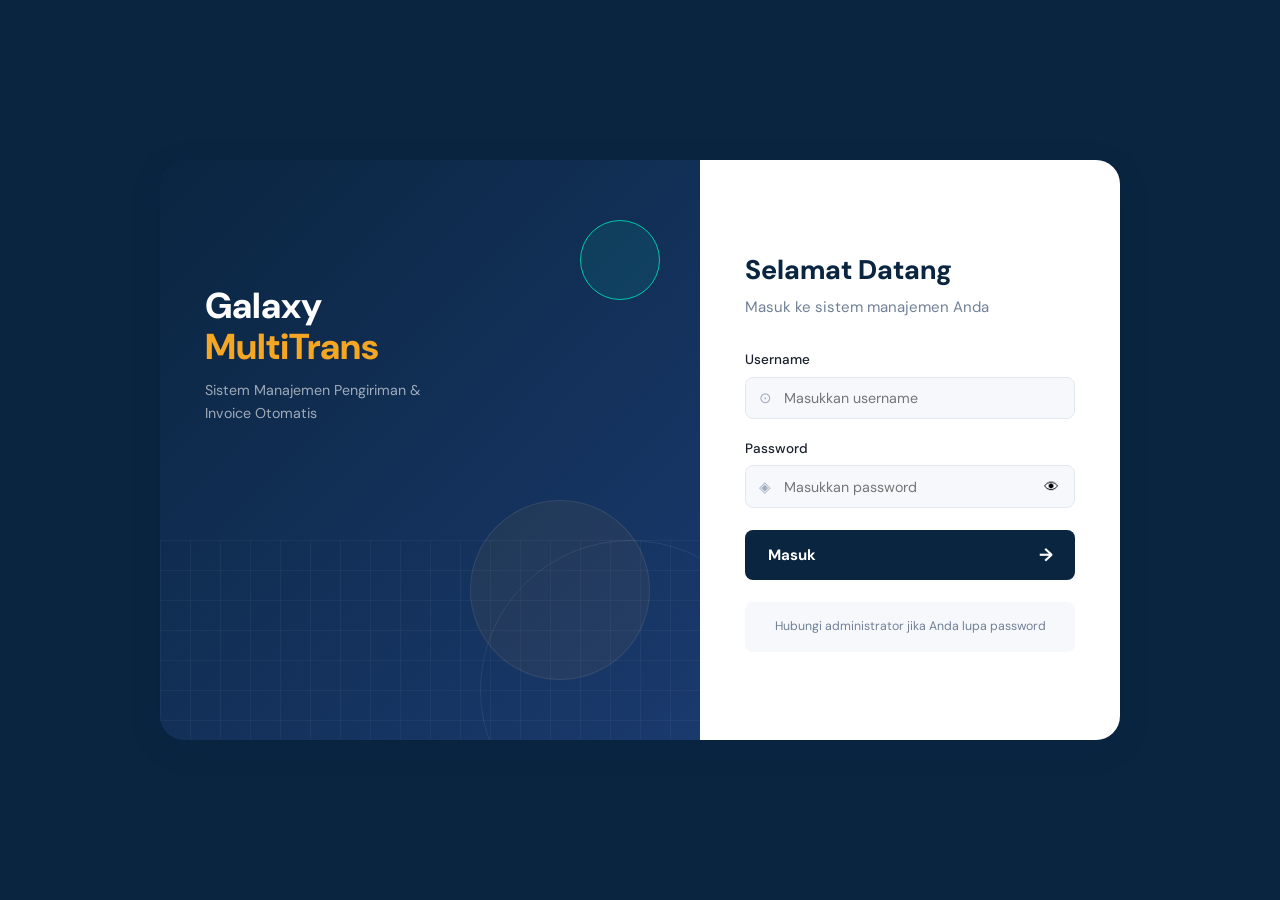
<file: index.html>
<!DOCTYPE html>
<html lang="id">
<head>
<meta charset="UTF-8">
<meta name="viewport" content="width=device-width, initial-scale=1.0, viewport-fit=cover">
<title>Login — PT Galaxy Multi Trans</title>
<link rel="stylesheet" href="css/style.css">
<link rel="icon" type="image/png" href="../image/logo1.png">
<link rel="preconnect" href="https://fonts.googleapis.com">
<link href="https://fonts.googleapis.com/css2?family=Syne:wght@400;600;700;800&family=DM+Sans:ital,wght@0,300;0,400;0,500;1,400&display=swap" rel="stylesheet">
<link href="https://unpkg.com/aos@2.3.1/dist/aos.css" rel="stylesheet">
<script src="https://unpkg.com/aos@2.3.1/dist/aos.js"></script>

<style>
  /* ===== LOADER ===== */
  .loader-overlay {
    position: fixed;
    inset: 0;
    background-color: rgba(10, 37, 64, 0.75);
    display: none;
    flex-direction: column;
    justify-content: center;
    align-items: center;
    z-index: 9999;
    color: white;
    font-family: 'DM Sans', sans-serif;
    gap: 1rem;
  }
  .loader-overlay.show {
    display: flex;
  }
  .loader-overlay p {
    font-size: 0.9rem;
    opacity: 0.85;
  }

  /* ===== FIX MOBILE LOGIN OVERFLOW ===== */
  /* Pastikan tombol login selalu terlihat di semua ukuran layar */
  @media (max-width: 768px) {
    .login-body {
      /* Izinkan scroll jika konten melebihi layar */
      overflow-y: auto;
      -webkit-overflow-scrolling: touch;
      align-items: flex-start;
    }
    /* Wrapper tidak boleh meluap dari layar */
    .login-wrapper {
      margin: 1rem auto;
    }
  }

  /* Khusus layar sangat pendek (landscape mobile) */
  @media (max-height: 600px) and (max-width: 768px) {
    .login-left {
      padding: 1rem 1.25rem !important;
      min-height: unset !important;
    }
    .login-brand h1 {
      font-size: 1.4rem !important;
      padding-top: 0 !important;
    }
    .login-brand p {
      display: none;
    }
  }
</style>
</head>
<body class="login-body">

<!-- Loader overlay -->
<div id="loaderOverlay" class="loader-overlay">
  <div class="spinner"></div>
  <p>Memvalidasi & Memuat Data...</p>
</div>

<div class="login-wrapper">

  <!-- Sisi kiri: branding -->
  <div class="login-left" data-aos="fade-right" data-aos-duration="1000">
    <div class="login-brand">
      <h1 data-aos="zoom-out" data-aos-delay="300" data-aos-duration="800">
        Galaxy<br><span>MultiTrans</span>
      </h1>
      <p data-aos="fade-up" data-aos-delay="600" data-aos-duration="800">
        Sistem Manajemen Pengiriman & Invoice Otomatis
      </p>
    </div>
    <!-- Dekorasi: disembunyikan di mobile via CSS -->
    <div class="login-decoration">
      <div class="deco-circle c1" data-aos="zoom-in" data-aos-delay="400"></div>
      <div class="deco-circle c2" data-aos="zoom-in" data-aos-delay="600"></div>
      <div class="deco-circle c3" data-aos="zoom-in" data-aos-delay="800"></div>
      <div class="deco-grid" data-aos="fade" data-aos-delay="500"></div>
    </div>
  </div>

  <!-- Sisi kanan: form login -->
  <div class="login-right" data-aos="fade-left" data-aos-duration="1000">
    <div class="login-box" data-aos="fade-up" data-aos-delay="200" data-aos-duration="800">

      <div class="login-header">
        <h2>Selamat Datang</h2>
        <p>Masuk ke sistem manajemen Anda</p>
      </div>

      <form id="loginForm" class="login-form" novalidate>

        <div class="form-group" data-aos="fade-up" data-aos-delay="400" data-aos-duration="600">
          <label for="username">Username</label>
          <div class="input-wrap">
            <span class="input-icon">⊙</span>
            <input
              type="text"
              id="username"
              name="username"
              placeholder="Masukkan username"
              autocomplete="username"
              autocapitalize="none"
              required
            >
          </div>
        </div>

        <div class="form-group" data-aos="fade-up" data-aos-delay="550" data-aos-duration="600">
          <label for="password">Password</label>
          <div class="input-wrap">
            <span class="input-icon">◈</span>
            <input
              type="password"
              id="password"
              name="password"
              placeholder="Masukkan password"
              autocomplete="current-password"
              required
            >
            <button type="button" class="toggle-pw" onclick="togglePw()" aria-label="Tampilkan/sembunyikan password">
              👁
            </button>
          </div>
        </div>

        <!-- Error message -->
        <div id="loginError" class="alert alert-error" style="display:none" role="alert"></div>

        <!-- Tombol submit -->
        <button
          type="submit"
          class="btn-login"
          id="loginBtn"
          data-aos="fade-up"
          data-aos-delay="700"
          data-aos-duration="600"
        >
          <span>Masuk</span>
          <span class="btn-arrow">→</span>
        </button>

      </form>

      <div class="login-hint">
        <p>Hubungi administrator jika Anda lupa password</p>
      </div>

    </div>
  </div>

</div><!-- /.login-wrapper -->

<script src="js/api.js"></script>
<script>
  // ===== Login Form =====
  document.getElementById('loginForm').addEventListener('submit', async (e) => {
    e.preventDefault();

    const btn     = document.getElementById('loginBtn');
    const err     = document.getElementById('loginError');
    const loader  = document.getElementById('loaderOverlay');

    // Reset state
    err.style.display = 'none';
    btn.classList.add('loading');
    btn.disabled = true;
    loader.classList.add('show');

    try {
      const res = await API.login(
        document.getElementById('username').value.trim(),
        document.getElementById('password').value
      );
      localStorage.setItem('token', res.token);
      localStorage.setItem('user', JSON.stringify(res.user));
      window.location.href = 'pages/dashboard.html';
    } catch (ex) {
      err.textContent = ex.message || 'Login gagal. Periksa username dan password.';
      err.style.display = 'block';
      loader.classList.remove('show');
      // Scroll ke pesan error agar terlihat di mobile
      err.scrollIntoView({ behavior: 'smooth', block: 'nearest' });
    } finally {
      btn.classList.remove('loading');
      btn.disabled = false;
    }
  });

  // ===== Toggle password visibility =====
  function togglePw() {
    const pw   = document.getElementById('password');
    const icon = document.querySelector('.toggle-pw');
    if (pw.type === 'password') {
      pw.type  = 'text';
      icon.textContent = '🙈';
    } else {
      pw.type  = 'password';
      icon.textContent = '👁';
    }
  }

  // ===== AOS init =====
  AOS.init({
    once: true,
    easing: 'ease-in-out',
    // Matikan AOS di mobile agar tidak ganggu layout
    disable: window.innerWidth < 768 ? true : false
  });
</script>
</body>
</html>
</file>
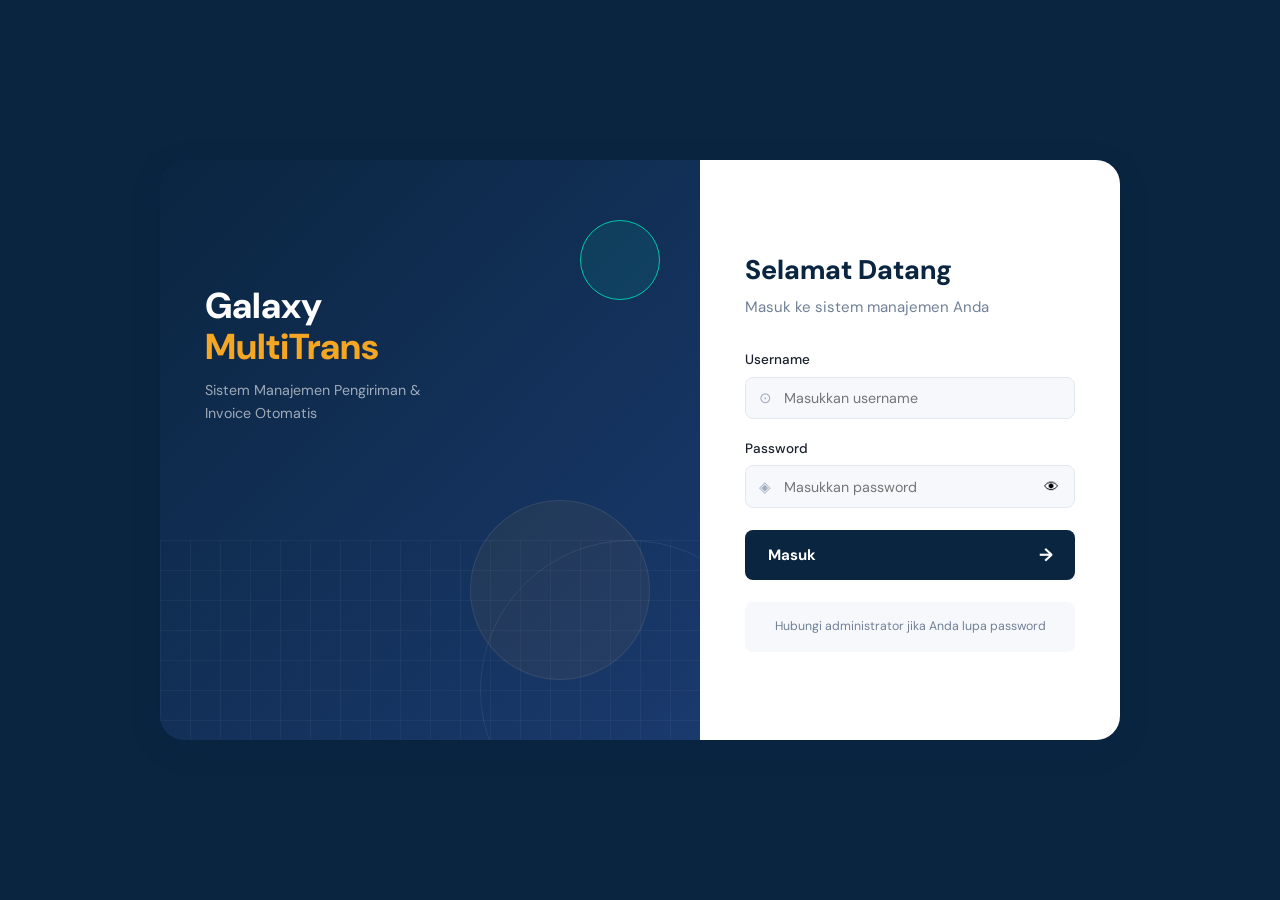
<file: pages/customers.html>
<!doctype html>
<html lang="id">
  <head>
    <meta charset="UTF-8" />
    <meta
      name="viewport"
      content="width=device-width, initial-scale=1.0, viewport-fit=cover"
    />
    <title>Pelanggan — PT Galaxy MultiTrans</title>
    <link rel="stylesheet" href="../css/style.css" />
    <link rel="icon" type="image/png" href="../image/logo1.png" />
    <link rel="preconnect" href="https://fonts.googleapis.com" />
    <link rel="preconnect" href="https://fonts.gstatic.com" crossorigin />
    <link
      href="https://fonts.googleapis.com/css2?family=Syne:wght@400;600;700;800&family=DM+Sans:ital,wght@0,300;0,400;0,500;1,400&display=swap"
      rel="stylesheet"
    />
    <link href="https://unpkg.com/aos@2.3.1/dist/aos.css" rel="stylesheet" />
    <script src="https://unpkg.com/aos@2.3.1/dist/aos.js"></script>

    <style>
      /* ===== CUSTOMERS PAGE — MOBILE STYLES ===== */

      /* Card list mobile */
      .mobile-list {
        margin-top: 0.25rem;
      }
      .cust-card {
        background: var(--surface);
        border: 1px solid var(--border);
        border-radius: var(--radius);
        padding: 1rem;
        margin-bottom: 0.75rem;
      }
      .cust-card-top {
        display: flex;
        align-items: flex-start;
        justify-content: space-between;
        gap: 0.5rem;
        margin-bottom: 0.6rem;
      }
      .cust-card-name {
        font-weight: 700;
        font-size: 0.95rem;
        color: var(--primary);
        line-height: 1.3;
      }
      .cust-card-actions {
        display: flex;
        gap: 0.4rem;
        flex-shrink: 0;
      }
      .cust-card-rows {
        display: grid;
        grid-template-columns: auto 1fr;
        gap: 0.3rem 0.75rem;
        font-size: 0.82rem;
      }
      .cust-card-rows dt {
        color: var(--text-secondary);
        white-space: nowrap;
      }
      .cust-card-rows dd {
        font-weight: 500;
        overflow: hidden;
        text-overflow: ellipsis;
        white-space: nowrap;
      }

      @media (max-width: 640px) {
        .table-wrap table {
          display: none;
        }
        .mobile-list {
          display: block;
        }

        .btn-cust-text {
          display: none;
        }
        .btn-cust-icon {
          display: inline;
        }

        .modal-overlay {
          padding: 0;
          align-items: flex-end;
        }
        .modal {
          border-radius: 16px 16px 0 0 !important;
          max-height: 92vh;
        }
      }

      @media (min-width: 641px) {
        .btn-cust-icon {
          display: none;
        }
        .mobile-list {
          display: none;
        }
      }
    </style>
  </head>
  <body>
    <div class="app-layout">
      <!-- ===== SIDEBAR ===== -->
      <aside class="sidebar" id="sidebar">
        <div class="sidebar-logo">
          <div class="logo-icon">
            <img src="../image/logo1.png" alt="Logo Galaxy MultiTrans" />
          </div>
          <div class="logo-text">
            <strong>Galaxy MultiTrans</strong>
            <span>Ekspedisi & Logistik</span>
          </div>
          <button
            class="sidebar-close"
            onclick="closeSidebar()"
            aria-label="Tutup menu"
          >
            ✕
          </button>
        </div>
        <nav class="sidebar-nav">
          <div class="nav-section">
            <div class="nav-section-label">Utama</div>
            <a href="dashboard.html" class="nav-item" onclick="closeSidebar()"
              ><span class="nav-icon">◈</span> Dashboard</a
            >
          </div>
          <div class="nav-section">
            <div class="nav-section-label">Transaksi</div>
            <a href="shipments.html" class="nav-item" onclick="closeSidebar()"
              ><span class="nav-icon">📦</span> Pengiriman</a
            >
            <a href="invoices.html" class="nav-item" onclick="closeSidebar()"
              ><span class="nav-icon">🧾</span> Invoice</a
            >
          </div>
          <div class="nav-section">
            <div class="nav-section-label">Data Master</div>
            <a
              href="customers.html"
              class="nav-item active"
              onclick="closeSidebar()"
              ><span class="nav-icon">👥</span> Pelanggan</a
            >
            <a
              href="destinations.html"
              class="nav-item"
              onclick="closeSidebar()"
              ><span class="nav-icon">📍</span> Tujuan</a
            >
            <a href="services.html" class="nav-item" onclick="closeSidebar()"
              ><span class="nav-icon">⚙️</span> Layanan & Tarif</a
            >
          </div>
          <div class="nav-section">
            <div class="nav-section-label">Laporan</div>
            <a href="reports.html" class="nav-item" onclick="closeSidebar()"
              ><span class="nav-icon">📊</span> Laporan</a
            >
          </div>
          <div class="nav-section admin-only">
            <div class="nav-section-label">Administrasi</div>
            <a
              href="users.html"
              class="nav-item admin-only"
              onclick="closeSidebar()"
              ><span class="nav-icon">🔑</span> Manajemen User</a
            >
          </div>
        </nav>
        <div class="sidebar-user">
          <div class="user-avatar" id="sidebarUserAvatar">A</div>
          <div class="user-info">
            <strong id="sidebarUserName">User</strong>
            <span id="sidebarUserRole">role</span>
          </div>
          <button class="btn-logout" onclick="API.logout()" aria-label="Logout">
            ⏻
          </button>
        </div>
      </aside>

      <div
        class="sidebar-overlay"
        id="sidebarOverlay"
        onclick="closeSidebar()"
      ></div>

      <!-- ===== MAIN CONTENT ===== -->
      <div class="main-content">
        <div class="topbar">
          <button
            class="menu-toggle"
            onclick="openSidebar()"
            aria-label="Buka menu"
          >
            ☰
          </button>
          <div class="topbar-title">
            <h2>Data Pelanggan</h2>
            <p>Kelola data pelanggan perusahaan</p>
          </div>
          <div class="topbar-actions">
            <button
              class="btn btn-primary"
              onclick="openAdd()"
              data-perm-master-write
              id="addNewBtn"
            >
              <span class="btn-cust-text">+ Pelanggan Baru</span>
              <span class="btn-cust-icon">+</span>
            </button>
          </div>
        </div>

        <div class="page-content" data-aos="fade-down">
          <div class="card">
            <div class="card-header">
              <h3>Daftar Pelanggan</h3>
              <div class="search-wrap">
                <span class="search-icon">🔍</span>
                <input
                  type="text"
                  id="searchInput"
                  placeholder="Cari nama, kontak..."
                  oninput="filterTable()"
                />
              </div>
            </div>

            <!-- Tabel desktop -->
            <div class="table-wrap">
              <table>
                <thead id="tableHead">
                  <tr>
                    <th>Nama</th>
                    <th>Alamat</th>
                    <th>Telepon</th>
                    <th>Email</th>
                    <th>PIC</th>
                    <th>NPWP</th>
                    <th>Aksi</th>
                  </tr>
                </thead>
                <tbody id="tableBody">
                  <tr>
                    <td
                      colspan="7"
                      style="
                        text-align: center;
                        padding: 2rem;
                        color: var(--text-secondary);
                      "
                    >
                      Memuat data...
                    </td>
                  </tr>
                </tbody>
              </table>
            </div>

            <!-- Card list mobile -->
            <div class="mobile-list" id="mobileList">
              <div
                style="
                  text-align: center;
                  padding: 2rem;
                  color: var(--text-secondary);
                "
              >
                Memuat data...
              </div>
            </div>
          </div>
        </div>
      </div>
    </div>

    <!-- ===== MODAL: Form Pelanggan ===== -->
    <div class="modal-overlay" id="modalForm">
      <div class="modal modal-md">
        <div class="modal-header">
          <h3 id="modalTitle">Tambah Pelanggan</h3>
          <button class="modal-close" onclick="closeModal('modalForm')">
            ✕
          </button>
        </div>
        <div class="modal-body">
          <div id="formAlert"></div>
          <input type="hidden" id="editId" />
          <div class="form-grid">
            <div class="form-group full">
              <label class="form-label"
                >Nama Perusahaan / Pelanggan
                <span style="color: var(--danger)">*</span></label
              >
              <input
                class="form-control"
                id="fName"
                placeholder="PT / CV / Nama Pelanggan"
              />
            </div>
            <div class="form-group full">
              <label class="form-label"
                >Alamat <span style="color: var(--danger)">*</span></label
              >
              <textarea
                class="form-control"
                id="fAddress"
                rows="2"
                placeholder="Alamat lengkap"
              ></textarea>
            </div>
            <div class="form-group">
              <label class="form-label"
                >Telepon <span style="color: var(--danger)">*</span></label
              >
              <input
                class="form-control"
                id="fPhone"
                placeholder="021-xxxxxxx"
                type="tel"
              />
            </div>
            <div class="form-group">
              <label class="form-label">Email</label>
              <input
                class="form-control"
                id="fEmail"
                type="email"
                placeholder="email@perusahaan.com"
              />
            </div>
            <div class="form-group">
              <label class="form-label">Contact Person</label>
              <input
                class="form-control"
                id="fContact"
                placeholder="Nama PIC"
              />
            </div>
            <div class="form-group">
              <label class="form-label">NPWP</label>
              <input
                class="form-control"
                id="fNpwp"
                placeholder="XX.XXX.XXX.X-XXX.XXX"
              />
            </div>
          </div>
        </div>
        <div class="modal-footer">
          <button class="btn btn-outline" onclick="closeModal('modalForm')">
            Batal
          </button>
          <button class="btn btn-primary" onclick="saveData()" id="saveBtn">
            Simpan
          </button>
        </div>
      </div>
    </div>

    <script src="../js/api.js"></script>
    <script>
      /* ===== SIDEBAR ===== */
      function openSidebar() {
        document.getElementById("sidebar").classList.add("open");
        document.getElementById("sidebarOverlay").classList.add("open");
        document.body.style.overflow = "hidden";
      }
      function closeSidebar() {
        document.getElementById("sidebar").classList.remove("open");
        document.getElementById("sidebarOverlay").classList.remove("open");
        document.body.style.overflow = "";
      }
      window.addEventListener("resize", () => {
        if (window.innerWidth > 768) closeSidebar();
      });

      /* ===== INIT ===== */
      requireAuth();
      initUserInfo();
      applyRoleUI();
      let allData = [];

      /* ===== LOAD ===== */
      async function loadAll() {
        try {
          allData = await API.getCustomers();
          renderTable(allData);
        } catch (e) {
          showToast(e.message, "error");
        }
      }

      /* ===== RENDER TABLE (Desktop) ===== */
      function renderTable(data) {
        const tbody = document.getElementById("tableBody");
        const thead = document.getElementById("tableHead");
        const cUser = API.getUser();
        const isRestricted =
          cUser && (cUser.role === "keuangan" || cUser.role === "staff");

        // Sesuaikan header kolom berdasarkan role
        thead.innerHTML = isRestricted
          ? "<tr><th>Nama</th><th>Alamat</th><th>Telepon</th><th>Email</th><th>PIC</th><th>NPWP</th></tr>"
          : "<tr><th>Nama</th><th>Alamat</th><th>Telepon</th><th>Email</th><th>PIC</th><th>NPWP</th><th>Aksi</th></tr>";

        // Tombol tambah
        const addBtn = document.getElementById("addNewBtn");
        if (addBtn) addBtn.style.display = isRestricted ? "none" : "";

        // Banner info untuk staff
        if (
          cUser?.role === "staff" &&
          !document.querySelector(".alert-info-master")
        ) {
          const b = document.createElement("div");
          b.className = "alert alert-info mb-4 alert-info-master";
          b.innerHTML =
            "🔒 <strong>Data Master:</strong> Anda hanya dapat melihat data pelanggan. Untuk menambah/mengubah, hubungi Admin.";
          document.querySelector(".page-content").prepend(b);
        }

        if (!data.length) {
          const cols = isRestricted ? 6 : 7;
          tbody.innerHTML = `<tr><td colspan="${cols}" style="text-align:center;padding:2rem;color:var(--text-secondary)">Tidak ada data pelanggan</td></tr>`;
          document.getElementById("mobileList").innerHTML =
            '<div style="text-align:center;padding:2rem;color:var(--text-secondary)">Tidak ada data pelanggan</div>';
          return;
        }

        tbody.innerHTML = data
          .map(
            (c) => `
    <tr>
      <td><strong>${c.name}</strong></td>
      <td style="max-width:180px;white-space:nowrap;overflow:hidden;text-overflow:ellipsis" title="${c.address}">${c.address}</td>
      <td>${c.phone}</td>
      <td>${c.email || "—"}</td>
      <td>${c.contact_person || "—"}</td>
      <td style="font-size:.8rem">${c.npwp || "—"}</td>
      ${
        !isRestricted
          ? `
      <td>
        <div class="td-actions">
          <button class="btn btn-icon btn-sm" onclick="editData('${c.id}')" title="Edit">✏️</button>
          <button class="btn btn-icon btn-sm" onclick="deleteData('${c.id}')" title="Hapus" style="color:var(--danger)">🗑</button>
        </div>
      </td>`
          : ""
      }
    </tr>`,
          )
          .join("");

        renderMobileList(data, isRestricted);
      }

      /* ===== RENDER CARD LIST (Mobile) ===== */
      function renderMobileList(data, isRestricted) {
        const el = document.getElementById("mobileList");
        if (!el) return;
        el.innerHTML = data
          .map(
            (c) => `
    <div class="cust-card">
      <div class="cust-card-top">
        <span class="cust-card-name">${c.name}</span>
        ${
          !isRestricted
            ? `
        <div class="cust-card-actions">
          <button class="btn btn-icon btn-sm" onclick="editData('${c.id}')" title="Edit">✏️</button>
          <button class="btn btn-icon btn-sm" onclick="deleteData('${c.id}')" title="Hapus" style="color:var(--danger)">🗑</button>
        </div>`
            : ""
        }
      </div>
      <dl class="cust-card-rows">
        <dt>📞</dt><dd>${c.phone}</dd>
        <dt>📧</dt><dd>${c.email || "—"}</dd>
        <dt>📍</dt><dd title="${c.address}">${c.address}</dd>
        <dt>👤 PIC</dt><dd>${c.contact_person || "—"}</dd>
        <dt>NPWP</dt><dd style="font-size:.78rem">${c.npwp || "—"}</dd>
      </dl>
    </div>`,
          )
          .join("");
      }

      /* ===== FILTER ===== */
      function filterTable() {
        const q = document.getElementById("searchInput").value.toLowerCase();
        renderTable(
          allData.filter(
            (c) =>
              c.name.toLowerCase().includes(q) ||
              c.phone.toLowerCase().includes(q) ||
              (c.email || "").toLowerCase().includes(q) ||
              (c.contact_person || "").toLowerCase().includes(q),
          ),
        );
      }

      /* ===== OPEN ADD ===== */
      function openAdd() {
        document.getElementById("editId").value = "";
        document.getElementById("modalTitle").textContent = "Tambah Pelanggan";
        ["fName", "fAddress", "fPhone", "fEmail", "fContact", "fNpwp"].forEach(
          (id) => (document.getElementById(id).value = ""),
        );
        document.getElementById("formAlert").innerHTML = "";
        openModal("modalForm");
      }

      /* ===== EDIT ===== */
      function editData(id) {
        const c = allData.find((x) => x.id === id);
        if (!c) return;
        document.getElementById("editId").value = id;
        document.getElementById("modalTitle").textContent = "Edit Pelanggan";
        document.getElementById("fName").value = c.name;
        document.getElementById("fAddress").value = c.address;
        document.getElementById("fPhone").value = c.phone;
        document.getElementById("fEmail").value = c.email || "";
        document.getElementById("fContact").value = c.contact_person || "";
        document.getElementById("fNpwp").value = c.npwp || "";
        document.getElementById("formAlert").innerHTML = "";
        openModal("modalForm");
      }

      /* ===== SAVE ===== */
      async function saveData() {
        const btn = document.getElementById("saveBtn");
        btn.disabled = true;
        try {
          const data = {
            name: document.getElementById("fName").value.trim(),
            address: document.getElementById("fAddress").value.trim(),
            phone: document.getElementById("fPhone").value.trim(),
            email: document.getElementById("fEmail").value.trim(),
            contact_person: document.getElementById("fContact").value.trim(),
            npwp: document.getElementById("fNpwp").value.trim(),
          };
          if (!data.name || !data.address || !data.phone) {
            document.getElementById("formAlert").innerHTML =
              '<div class="alert alert-error">Lengkapi field wajib (bintang merah)</div>';
            document
              .getElementById("formAlert")
              .scrollIntoView({ behavior: "smooth", block: "nearest" });
            return;
          }
          const id = document.getElementById("editId").value;
          if (id) await API.updateCustomer(id, data);
          else await API.createCustomer(data);
          closeModal("modalForm");
          showToast("Data berhasil disimpan!");
          loadAll();
        } catch (e) {
          document.getElementById("formAlert").innerHTML =
            `<div class="alert alert-error">${e.message}</div>`;
        } finally {
          btn.disabled = false;
        }
      }

      /* ===== DELETE ===== */
      async function deleteData(id) {
        if (!confirmAction("Yakin hapus pelanggan ini?")) return;
        try {
          await API.deleteCustomer(id);
          showToast("Pelanggan dihapus");
          loadAll();
        } catch (e) {
          showToast(e.message, "error");
        }
      }

      /* ===== AOS ===== */
      if (typeof AOS !== "undefined") {
        AOS.init({
          duration: 700,
          easing: "ease-in-out",
          once: true,
          disable: window.innerWidth < 768,
        });
      }

      loadAll();
    </script>
  </body>
</html>
</file>
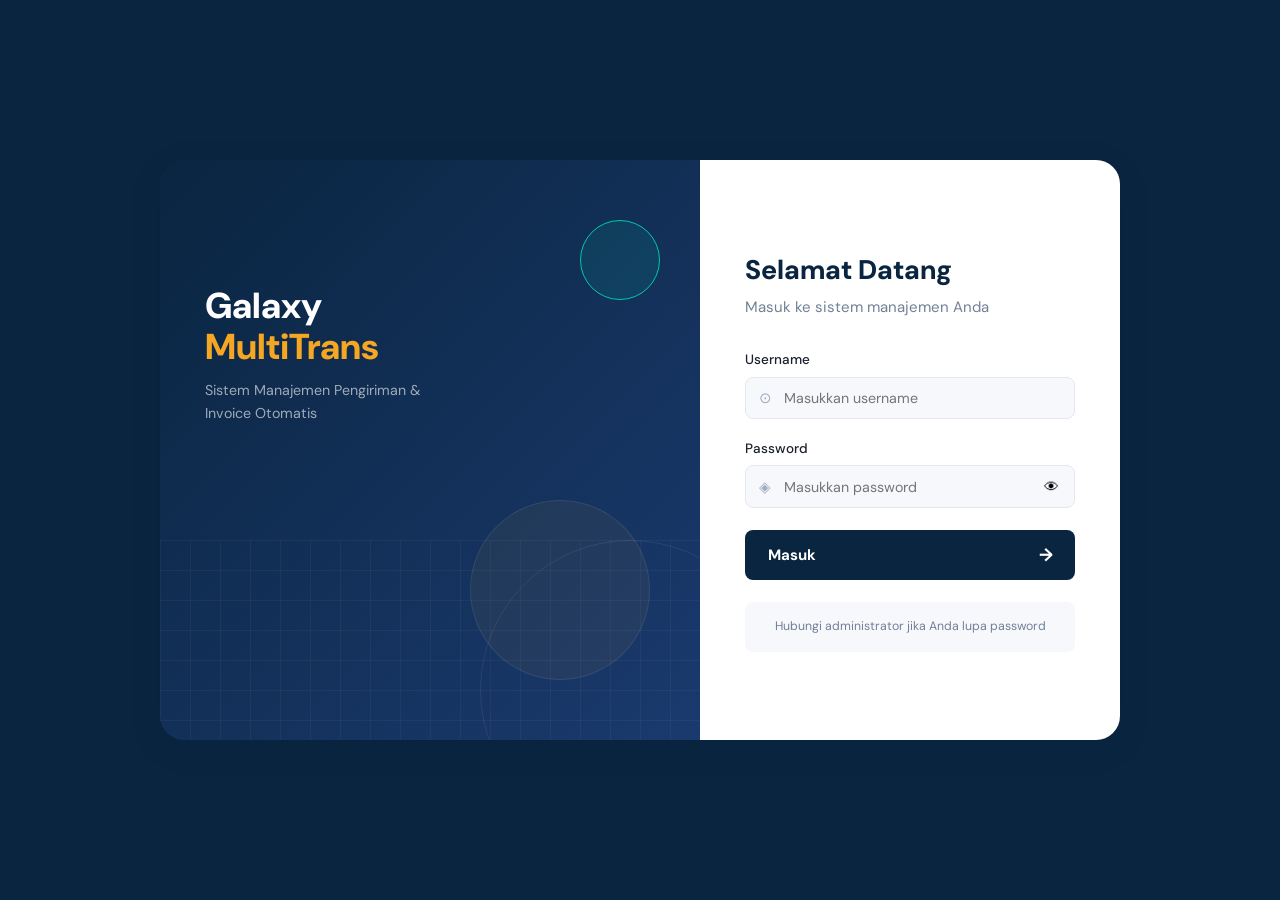
<file: pages/dashboard.html>
<!doctype html>
<html lang="id">
  <head>
    <meta charset="UTF-8" />
    <meta name="viewport" content="width=device-width, initial-scale=1.0" />
    <title>Dashboard — PT Galaxy MultiTrans</title>
    <link rel="stylesheet" href="../css/style.css" />
    <link rel="icon" type="image/png" href="../image/logo1.png" />
    <link rel="preconnect" href="https://fonts.googleapis.com" />
    <link rel="preconnect" href="https://fonts.gstatic.com" crossorigin />
    <link
      href="https://fonts.googleapis.com/css2?family=Diplomata&family=Lobster&family=Oswald:wght@500&family=Pliant:ital,wght@0,100..900;1,100..900&family=Six+Caps&display=swap"
      rel="stylesheet"
    />
    <link
      href="https://fonts.googleapis.com/css2?family=Syne:wght@400;600;700;800&family=DM+Sans:ital,wght@0,300;0,400;0,500;1,400&display=swap"
      rel="stylesheet"
    />
    <link href="https://unpkg.com/aos@2.3.1/dist/aos.css" rel="stylesheet" />
    <script src="https://unpkg.com/aos@2.3.1/dist/aos.js"></script>
  </head>
  <body>
    <div class="app-layout">
      <div
        class="sidebar-overlay"
        id="sidebarOverlay"
        onclick="closeSidebar()"
      ></div>
      <aside class="sidebar" id="sidebar">
        <div class="sidebar-logo">
          <div class="logo-icon">
            <img src="../image/logo1.png" alt="Logo Galaxy MultiTrans" />
          </div>
          <div class="logo-text">
            <strong>Galaxy MultiTrans</strong><span>Ekspedisi & Logistik</span>
          </div>
          <button class="sidebar-close" onclick="closeSidebar()">✕</button>
        </div>
        <nav class="sidebar-nav">
          <div class="nav-section">
            <div class="nav-section-label">Utama</div>
            <a
              href="dashboard.html"
              class="nav-item active"
              data-page="dashboard"
              ><span class="nav-icon">◈</span> Dashboard</a
            >
          </div>
          <div class="nav-section">
            <div class="nav-section-label">Transaksi</div>
            <a href="shipments.html" class="nav-item" data-page="shipments"
              ><span class="nav-icon">📦</span> Pengiriman</a
            >
            <a
              href="invoices.html"
              class="nav-item"
              data-page="invoices"
              data-nav="invoices"
              ><span class="nav-icon">🧾</span> Invoice</a
            >
          </div>
          <div class="nav-section">
            <div class="nav-section-label">Data Master</div>
            <a href="customers.html" class="nav-item" data-page="customers"
              ><span class="nav-icon">👥</span> Pelanggan</a
            >
            <a
              href="destinations.html"
              class="nav-item"
              data-page="destinations"
              ><span class="nav-icon">📍</span> Tujuan</a
            >
            <a href="services.html" class="nav-item" data-page="services"
              ><span class="nav-icon">⚙️</span> Layanan & Tarif</a
            >
          </div>
          <div class="nav-section">
            <div class="nav-section-label">Laporan</div>
            <a href="reports.html" class="nav-item" data-page="reports"
              ><span class="nav-icon">📊</span> Laporan</a
            >
          </div>
          <div class="nav-section admin-only">
            <div class="nav-section-label">Administrasi</div>
            <a
              href="users.html"
              class="nav-item admin-only"
              data-page="users"
              data-nav="users"
              ><span class="nav-icon">🔑</span> Manajemen User</a
            >
          </div>
        </nav>
        <div class="sidebar-user">
          <div class="user-avatar" id="sidebarUserAvatar">A</div>
          <div class="user-info">
            <strong id="sidebarUserName">User</strong
            ><span id="sidebarUserRole">role</span>
          </div>
          <button class="btn-logout" onclick="API.logout()" title="Keluar">
            ⏻
          </button>
        </div>
      </aside>

      <div
        class="sidebar-overlay"
        id="sidebarOverlay"
        onclick="toggleSidebar()"
      ></div>
      <div class="main-content">
        <div class="topbar">
          <button class="menu-toggle" onclick="toggleSidebar()">☰</button>
          <div class="topbar-title">
            <h2>Dashboard</h2>
            <p>Selamat datang, <span id="welcomeName">Admin</span></p>
          </div>
          <div class="topbar-actions">
            <button class="notif-btn" onclick="checkNotifications()">
              🔔<span
                class="notif-dot"
                id="notifDot"
                style="display: none"
              ></span>
            </button>
          </div>
        </div>

        <div data-aos="fade-down" data-aos-anchor-placement="top-bottom">
          <div class="page-content">
            <div class="stats-grid" id="statsGrid">
              <div class="stat-card">
                <div class="stat-icon blue">📦</div>
                <div class="stat-info">
                  <label>Total Pengiriman</label
                  ><strong id="statShipments">—</strong>
                </div>
              </div>
              <div class="stat-card">
                <div class="stat-icon orange">🧾</div>
                <div class="stat-info">
                  <label>Total Invoice</label
                  ><strong id="statInvoices">—</strong>
                </div>
              </div>
              <div class="stat-card">
                <div class="stat-icon green">💰</div>
                <div class="stat-info">
                  <label>Total Pendapatan</label
                  ><strong id="statRevenue">—</strong>
                </div>
              </div>
              <div class="stat-card">
                <div class="stat-icon red">⏳</div>
                <div class="stat-info">
                  <label>Belum Dibayar</label
                  ><strong id="statPending">—</strong>
                </div>
              </div>
            </div>

            <div class="grid-2 mb-6">
              <div class="card">
                <div class="card-header">
                  <h3>Status Pengiriman</h3>
                  <a href="shipments.html" class="btn btn-sm btn-outline"
                    >Lihat Semua</a
                  >
                </div>
                <div class="card-body">
                  <div
                    style="display: flex; gap: 1rem; margin-bottom: 1rem"
                    id="statusBars"
                  ></div>
                  <div
                    style="
                      display: grid;
                      grid-template-columns: repeat(3, 1fr);
                      gap: 0.75rem;
                    "
                    id="statusCards"
                  ></div>
                </div>
              </div>
              <div class="card">
                <div class="card-header"><h3>Notifikasi Pembayaran</h3></div>
                <div class="card-body" id="notifList">
                  <div class="empty-state">
                    <div class="empty-icon">✉️</div>
                    <p>Memuat notifikasi...</p>
                  </div>
                </div>
              </div>
            </div>

            <div class="grid-2">
              <div class="card">
                <div class="card-header">
                  <h3>Pengiriman Terbaru</h3>
                  <a href="shipments.html" class="btn btn-sm btn-outline"
                    >Semua</a
                  >
                </div>
                <div class="table-wrap">
                  <table id="recentShipments">
                    <thead>
                      <tr>
                        <th>Resi</th>
                        <th>Penerima</th>
                        <th>Tujuan</th>
                        <th>Status</th>
                      </tr>
                    </thead>
                    <tbody>
                      <tr>
                        <td
                          colspan="4"
                          class="text-center text-secondary"
                          style="padding: 2rem"
                        >
                          Memuat...
                        </td>
                      </tr>
                    </tbody>
                  </table>
                </div>
              </div>
              <div class="card">
                <div class="card-header">
                  <h3>Invoice Terbaru</h3>
                  <a href="invoices.html" class="btn btn-sm btn-outline"
                    >Semua</a
                  >
                </div>
                <div class="table-wrap">
                  <table id="recentInvoices">
                    <thead>
                      <tr>
                        <th>No. Invoice</th>
                        <th>Resi</th>
                        <th>Jumlah</th>
                        <th>Status</th>
                      </tr>
                    </thead>
                    <tbody>
                      <tr>
                        <td
                          colspan="4"
                          class="text-center text-secondary"
                          style="padding: 2rem"
                        >
                          Memuat...
                        </td>
                      </tr>
                    </tbody>
                  </table>
                </div>
              </div>
            </div>
          </div>
        </div>
      </div>
    </div>

    <script src="../js/api.js"></script>
    <script>
      requireAuth();
      initUserInfo();

      const user = API.getUser();
      if (user) {
        document.getElementById("welcomeName").textContent = user.name;

        if (user.role === "staff") {
          const invCard = document
            .getElementById("statInvoices")
            ?.closest(".stat-card");
          const revCard = document
            .getElementById("statRevenue")
            ?.closest(".stat-card");
          const pendCard = document
            .getElementById("statPending")
            ?.closest(".stat-card");

          if (invCard) invCard.style.display = "none";
          if (revCard) revCard.style.display = "none";
          if (pendCard) pendCard.style.display = "none";

          document.querySelectorAll('[href="invoices.html"]').forEach((el) => {
            if (el) el.style.display = "none";
          });
        }
      }

      function openSidebar() {
        document.querySelector(".sidebar").classList.add("open");
        document.querySelector(".sidebar-overlay").classList.add("open");
        document.body.style.overflow = "hidden";
      }
      function closeSidebar() {
        document.querySelector(".sidebar").classList.remove("open");
        document.querySelector(".sidebar-overlay").classList.remove("open");
        document.body.style.overflow = "";
      }
      document
        .querySelector(".menu-toggle")
        .addEventListener("click", openSidebar);

      async function loadDashboard() {
        try {
          const data = await API.getDashboard();

          if (document.getElementById("statShipments")) {
            document.getElementById("statShipments").textContent =
              data.total_shipments ?? "—";
          }
          if (document.getElementById("statInvoices")) {
            document.getElementById("statInvoices").textContent =
              data.total_invoices ?? "—";
          }
          if (document.getElementById("statRevenue")) {
            document.getElementById("statRevenue").textContent = formatRp(
              data.total_revenue,
            );
          }
          if (document.getElementById("statPending")) {
            document.getElementById("statPending").textContent = formatRp(
              data.pending_payment,
            );
          }

          const sc = data.status_count || {
            pending: 0,
            dikirim: 0,
            selesai: 0,
          };
          const total = sc.pending + sc.dikirim + sc.selesai || 1;
          const colors = {
            pending: "#DD6B20",
            dikirim: "#3182CE",
            selesai: "#38A169",
          };
          const labels = {
            pending: "Pending",
            dikirim: "Dikirim",
            selesai: "Selesai",
          };

          const statusBars = document.getElementById("statusBars");
          if (statusBars) {
            statusBars.innerHTML = Object.entries(sc)
              .map(
                ([k, v]) => `
        <div style="flex:1">
          <div style="height:8px;background:#eee;border-radius:4px;overflow:hidden">
            <div style="height:100%;width:${Math.round((v / total) * 100)}%;background:${colors[k] || "#eee"};border-radius:4px"></div>
          </div>
        </div>
      `,
              )
              .join("");
          }

          const statusCards = document.getElementById("statusCards");
          if (statusCards) {
            statusCards.innerHTML = Object.entries(sc)
              .map(
                ([k, v]) => `
        <div style="text-align:center;padding:1rem;background:var(--bg);border-radius:var(--radius-sm)">
          <div style="font-size:1.5rem;font-weight:800;font-family:var(--font-display);color:${colors[k] || "#000"}">${v}</div>
          <div style="font-size:.8rem;color:var(--text-secondary)">${labels[k] || k}</div>
        </div>
      `,
              )
              .join("");
          }

          // Pengiriman Terbaru - Dibatasi maksimal 2 data
          const sBody = document.querySelector("#recentShipments tbody");
          if (sBody) {
            const recentShipments = data.recent_shipments || [];
            if (recentShipments.length === 0) {
              sBody.innerHTML =
                '<tr><td colspan="4" class="text-center text-secondary" style="padding:2rem">Belum ada pengiriman</td></tr>';
            } else {
              const limitedShipments = recentShipments.slice(0, 2);
              sBody.innerHTML = limitedShipments
                .map(
                  (s) => `
          <tr>
            <td><span class="tag">${s.resi_number}</span></td>
            <td>${s.receiver_name}</td>
            <td>${s.destination_detail?.city || "—"}</td>
            <td><span class="badge badge-${s.status}">${s.status}</span></td>
          </tr>
        `,
                )
                .join("");
            }
          }

          // Invoice Terbaru - Dibatasi maksimal 2 data
          const iBody = document.querySelector("#recentInvoices tbody");
          if (iBody) {
            const recentInvoices = data.recent_invoices || [];
            if (recentInvoices.length === 0) {
              iBody.innerHTML =
                '<tr><td colspan="4" class="text-center text-secondary" style="padding:2rem">Belum ada invoice</td></tr>';
            } else {
              const limitedInvoices = recentInvoices.slice(0, 2);
              iBody.innerHTML = limitedInvoices
                .map(
                  (i) => `
          <tr>
            <td><a href="invoices.html" style="color:var(--info)">${i.invoice_number}</a></td>
            <td>${i.resi_number}</td>
            <td>${formatRp(i.total_amount)}</td>
            <td><span class="badge badge-${i.payment_status === "lunas" ? "lunas" : "belum"}">${i.payment_status === "lunas" ? "Lunas" : "Belum Bayar"}</span></td>
          </tr>
        `,
                )
                .join("");
            }
          }

          // Notifikasi Pembayaran (Belum Bayar) - Dibatasi maksimal 2 data
          const notifList = document.getElementById("notifList");
          if (notifList) {
            const recentInvoices = data.recent_invoices || [];
            const unpaidInvoices = recentInvoices.filter(
              (i) => i.payment_status === "belum_bayar",
            );

            if (unpaidInvoices.length === 0) {
              notifList.innerHTML =
                '<div class="empty-state"><div class="empty-icon">✅</div><p>Semua invoice sudah dibayar</p></div>';
              const notifDot = document.getElementById("notifDot");
              if (notifDot) notifDot.style.display = "none";
            } else {
              const notifDot = document.getElementById("notifDot");
              if (notifDot) notifDot.style.display = "block";

              const limitedUnpaid = unpaidInvoices.slice(0, 2);
              notifList.innerHTML = limitedUnpaid
                .map(
                  (i) => `
          <div style="display:flex;align-items:center;gap:.75rem;padding:.6rem 0;border-bottom:1px solid var(--border)">
            <div style="width:8px;height:8px;background:var(--danger);border-radius:50%;flex-shrink:0"></div>
            <div style="flex:1">
              <div style="font-size:.88rem;font-weight:500">${i.invoice_number}</div>
              <div style="font-size:.78rem;color:var(--text-secondary)">Belum dibayar — ${formatRp(i.total_amount)}</div>
            </div>
            <a href="invoices.html" class="btn btn-sm btn-outline">Lihat</a>
          </div>
        `,
                )
                .join("");
            }
          }
        } catch (e) {
          console.error(e);
          showToast("Gagal memuat dashboard: " + e.message, "error");
        }
      }

      function checkNotifications() {
        window.location.href = "invoices.html";
      }

      AOS.init({
        duration: 700,
        easing: "ease-in-out",
        once: true,
      });

      loadDashboard();
    </script>
  </body>
</html>
</file>
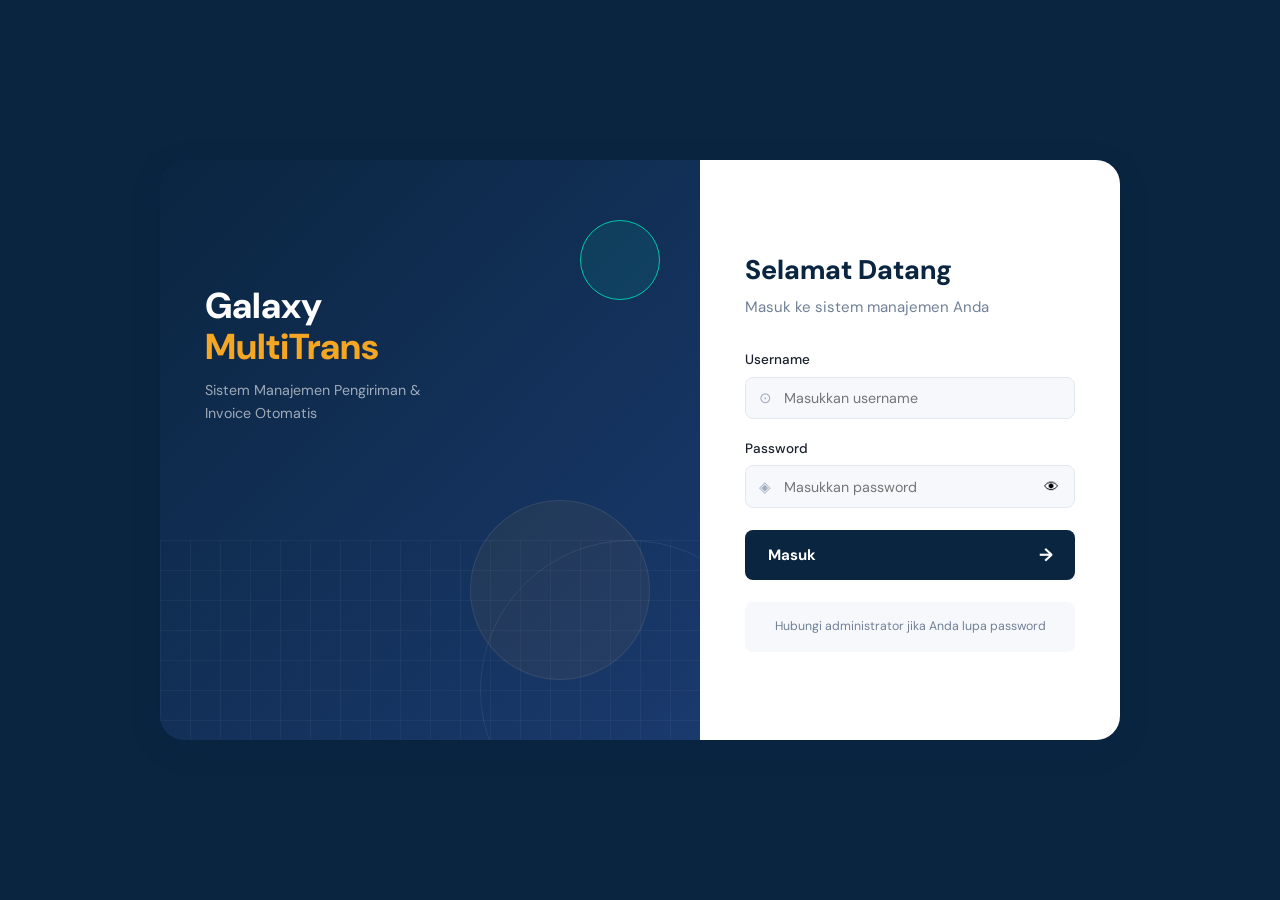
<file: pages/destinations.html>
<!doctype html>
<html lang="id">
  <head>
    <meta charset="UTF-8" />
    <meta
      name="viewport"
      content="width=device-width, initial-scale=1.0, viewport-fit=cover"
    />
    <title>Tujuan Pengiriman — PT Galaxy MultiTrans</title>
    <link rel="stylesheet" href="../css/style.css" />
    <link rel="icon" type="image/png" href="../image/logo1.png" />
    <link rel="preconnect" href="https://fonts.googleapis.com" />
    <link rel="preconnect" href="https://fonts.gstatic.com" crossorigin />
    <link
      href="https://fonts.googleapis.com/css2?family=Syne:wght@400;600;700;800&family=DM+Sans:ital,wght@0,300;0,400;0,500;1,400&display=swap"
      rel="stylesheet"
    />
    <link href="https://unpkg.com/aos@2.3.1/dist/aos.css" rel="stylesheet" />
    <script src="https://unpkg.com/aos@2.3.1/dist/aos.js"></script>

    <style>
      /* ===== DESTINATIONS PAGE — MOBILE STYLES ===== */
      .mobile-list {
        margin-top: 0.25rem;
      }
      .dest-card {
        background: var(--surface);
        border: 1px solid var(--border);
        border-radius: var(--radius);
        padding: 1rem;
        margin-bottom: 0.75rem;
        display: flex;
        align-items: center;
        gap: 0.75rem;
      }
      .dest-card-zone {
        width: 44px;
        height: 44px;
        border-radius: 50%;
        display: flex;
        align-items: center;
        justify-content: center;
        font-weight: 800;
        font-size: 0.9rem;
        flex-shrink: 0;
      }
      .dest-card-body {
        flex: 1;
        min-width: 0;
      }
      .dest-card-city {
        font-weight: 700;
        font-size: 0.95rem;
        color: var(--primary);
      }
      .dest-card-province {
        font-size: 0.82rem;
        color: var(--text-secondary);
      }
      .dest-card-surcharge {
        font-size: 0.8rem;
        color: var(--text-secondary);
        margin-top: 0.2rem;
      }
      .dest-card-actions {
        display: flex;
        gap: 0.4rem;
        flex-shrink: 0;
      }

      @media (max-width: 640px) {
        .table-wrap table {
          display: none;
        }
        .mobile-list {
          display: block;
        }

        .btn-dest-text {
          display: none;
        }
        .btn-dest-icon {
          display: inline;
        }

        .modal-overlay {
          padding: 0;
          align-items: flex-end;
        }
        .modal {
          border-radius: 16px 16px 0 0 !important;
          max-height: 92vh;
        }
      }

      @media (min-width: 641px) {
        .btn-dest-icon {
          display: none;
        }
        .mobile-list {
          display: none;
        }
      }
    </style>
  </head>
  <body>
    <div class="app-layout">
      <!-- ===== SIDEBAR ===== -->
      <aside class="sidebar" id="sidebar">
        <div class="sidebar-logo">
          <div class="logo-icon">
            <img src="../image/logo1.png" alt="Logo Galaxy MultiTrans" />
          </div>
          <div class="logo-text">
            <strong>Galaxy MultiTrans</strong>
            <span>Ekspedisi & Logistik</span>
          </div>
          <button
            class="sidebar-close"
            onclick="closeSidebar()"
            aria-label="Tutup menu"
          >
            ✕
          </button>
        </div>
        <nav class="sidebar-nav">
          <div class="nav-section">
            <div class="nav-section-label">Utama</div>
            <a href="dashboard.html" class="nav-item" onclick="closeSidebar()"
              ><span class="nav-icon">◈</span> Dashboard</a
            >
          </div>
          <div class="nav-section">
            <div class="nav-section-label">Transaksi</div>
            <a href="shipments.html" class="nav-item" onclick="closeSidebar()"
              ><span class="nav-icon">📦</span> Pengiriman</a
            >
            <a href="invoices.html" class="nav-item" onclick="closeSidebar()"
              ><span class="nav-icon">🧾</span> Invoice</a
            >
          </div>
          <div class="nav-section">
            <div class="nav-section-label">Data Master</div>
            <a href="customers.html" class="nav-item" onclick="closeSidebar()"
              ><span class="nav-icon">👥</span> Pelanggan</a
            >
            <a
              href="destinations.html"
              class="nav-item active"
              onclick="closeSidebar()"
              ><span class="nav-icon">📍</span> Tujuan</a
            >
            <a href="services.html" class="nav-item" onclick="closeSidebar()"
              ><span class="nav-icon">⚙️</span> Layanan & Tarif</a
            >
          </div>
          <div class="nav-section">
            <div class="nav-section-label">Laporan</div>
            <a href="reports.html" class="nav-item" onclick="closeSidebar()"
              ><span class="nav-icon">📊</span> Laporan</a
            >
          </div>
          <div class="nav-section admin-only">
            <div class="nav-section-label">Administrasi</div>
            <a
              href="users.html"
              class="nav-item admin-only"
              onclick="closeSidebar()"
              ><span class="nav-icon">🔑</span> Manajemen User</a
            >
          </div>
        </nav>
        <div class="sidebar-user">
          <div class="user-avatar" id="sidebarUserAvatar">A</div>
          <div class="user-info">
            <strong id="sidebarUserName">User</strong>
            <span id="sidebarUserRole">role</span>
          </div>
          <button class="btn-logout" onclick="API.logout()" aria-label="Logout">
            ⏻
          </button>
        </div>
      </aside>

      <div
        class="sidebar-overlay"
        id="sidebarOverlay"
        onclick="closeSidebar()"
      ></div>

      <!-- ===== MAIN CONTENT ===== -->
      <div class="main-content">
        <div class="topbar">
          <button
            class="menu-toggle"
            onclick="openSidebar()"
            aria-label="Buka menu"
          >
            ☰
          </button>
          <div class="topbar-title">
            <h2>Tujuan Pengiriman</h2>
            <p>Kelola data kota tujuan dan tarif zona</p>
          </div>
          <div class="topbar-actions">
            <button class="btn btn-primary" onclick="openAdd()" id="addNewBtn">
              <span class="btn-dest-text">+ Tujuan Baru</span>
              <span class="btn-dest-icon">+</span>
            </button>
          </div>
        </div>

        <div class="page-content" data-aos="fade-down">
          <div class="card">
            <div class="card-header">
              <h3>Daftar Tujuan</h3>
              <div class="search-wrap">
                <span class="search-icon">🔍</span>
                <input
                  type="text"
                  id="searchInput"
                  placeholder="Cari kota, provinsi..."
                  oninput="filterTable()"
                />
              </div>
            </div>

            <!-- Tabel desktop -->
            <div class="table-wrap">
              <table>
                <thead id="tableHead">
                  <tr>
                    <th>Kota</th>
                    <th>Provinsi</th>
                    <th>Zona</th>
                    <th>Surcharge (per kg)</th>
                    <th>Aksi</th>
                  </tr>
                </thead>
                <tbody id="tableBody">
                  <tr>
                    <td
                      colspan="5"
                      style="
                        text-align: center;
                        padding: 2rem;
                        color: var(--text-secondary);
                      "
                    >
                      Memuat data...
                    </td>
                  </tr>
                </tbody>
              </table>
            </div>

            <!-- Card list mobile -->
            <div class="mobile-list" id="mobileList">
              <div
                style="
                  text-align: center;
                  padding: 2rem;
                  color: var(--text-secondary);
                "
              >
                Memuat data...
              </div>
            </div>
          </div>
        </div>
      </div>
    </div>

    <!-- ===== MODAL: Form Tujuan ===== -->
    <div class="modal-overlay" id="modalForm">
      <div class="modal modal-sm">
        <div class="modal-header">
          <h3 id="modalTitle">Tambah Tujuan</h3>
          <button class="modal-close" onclick="closeModal('modalForm')">
            ✕
          </button>
        </div>
        <div class="modal-body">
          <div id="formAlert"></div>
          <input type="hidden" id="editId" />
          <div class="form-group">
            <label class="form-label"
              >Kota <span style="color: var(--danger)">*</span></label
            >
            <input class="form-control" id="fCity" placeholder="Nama kota" />
          </div>
          <div class="form-group">
            <label class="form-label"
              >Provinsi <span style="color: var(--danger)">*</span></label
            >
            <input
              class="form-control"
              id="fProvince"
              placeholder="Nama provinsi"
            />
          </div>
          <div class="form-group">
            <label class="form-label">Zona</label>
            <select class="form-control" id="fZone">
              <option value="A">Zona A (Terdekat)</option>
              <option value="B">Zona B (Menengah)</option>
              <option value="C">Zona C (Jauh)</option>
            </select>
          </div>
          <div class="form-group">
            <label class="form-label">Surcharge (Rp/kg)</label>
            <input
              class="form-control"
              id="fSurcharge"
              type="number"
              min="0"
              value="0"
              placeholder="0"
              inputmode="numeric"
            />
          </div>
        </div>
        <div class="modal-footer">
          <button class="btn btn-outline" onclick="closeModal('modalForm')">
            Batal
          </button>
          <button class="btn btn-primary" onclick="saveData()" id="saveBtn">
            Simpan
          </button>
        </div>
      </div>
    </div>

    <script src="../js/api.js"></script>
    <script>
      /* ===== SIDEBAR ===== */
      function openSidebar() {
        document.getElementById("sidebar").classList.add("open");
        document.getElementById("sidebarOverlay").classList.add("open");
        document.body.style.overflow = "hidden";
      }
      function closeSidebar() {
        document.getElementById("sidebar").classList.remove("open");
        document.getElementById("sidebarOverlay").classList.remove("open");
        document.body.style.overflow = "";
      }
      window.addEventListener("resize", () => {
        if (window.innerWidth > 768) closeSidebar();
      });

      /* ===== INIT ===== */
      requireAuth();
      initUserInfo();
      applyRoleUI();
      let allData = [];

      const zoneColors = { A: "#38A169", B: "#3182CE", C: "#DD6B20" };

      /* ===== LOAD ===== */
      async function loadAll() {
        try {
          allData = await API.getDestinations();
          renderTable(allData);
        } catch (e) {
          showToast(e.message, "error");
        }
      }

      /* ===== RENDER TABLE (Desktop) ===== */
      function renderTable(data) {
        const tbody = document.getElementById("tableBody");
        const thead = document.getElementById("tableHead");
        const cUser = API.getUser();
        const isRestricted =
          cUser && (cUser.role === "keuangan" || cUser.role === "staff");

        thead.innerHTML = isRestricted
          ? "<tr><th>Kota</th><th>Provinsi</th><th>Zona</th><th>Surcharge (per kg)</th></tr>"
          : "<tr><th>Kota</th><th>Provinsi</th><th>Zona</th><th>Surcharge (per kg)</th><th>Aksi</th></tr>";

        const addBtn = document.getElementById("addNewBtn");
        if (addBtn) addBtn.style.display = isRestricted ? "none" : "";

        if (!data.length) {
          const cols = isRestricted ? 4 : 5;
          tbody.innerHTML = `<tr><td colspan="${cols}" style="text-align:center;padding:2rem;color:var(--text-secondary)">Tidak ada data tujuan</td></tr>`;
          document.getElementById("mobileList").innerHTML =
            '<div style="text-align:center;padding:2rem;color:var(--text-secondary)">Tidak ada data tujuan</div>';
          return;
        }

        tbody.innerHTML = data
          .map(
            (d) => `
    <tr>
      <td><strong>${d.city}</strong></td>
      <td>${d.province}</td>
      <td>
        <span style="background:${zoneColors[d.zone]}22;color:${zoneColors[d.zone]};padding:.2rem .65rem;border-radius:20px;font-size:.8rem;font-weight:600">
          Zona ${d.zone}
        </span>
      </td>
      <td>${d.surcharge > 0 ? formatRp(d.surcharge) : "—"}</td>
      ${
        !isRestricted
          ? `
      <td>
        <div class="td-actions">
          <button class="btn btn-icon btn-sm" onclick="editData('${d.id}')" title="Edit">✏️</button>
          <button class="btn btn-icon btn-sm" onclick="deleteData('${d.id}')" title="Hapus" style="color:var(--danger)">🗑</button>
        </div>
      </td>`
          : ""
      }
    </tr>`,
          )
          .join("");

        renderMobileList(data, isRestricted);
      }

      /* ===== RENDER CARD LIST (Mobile) ===== */
      function renderMobileList(data, isRestricted) {
        const el = document.getElementById("mobileList");
        if (!el) return;
        el.innerHTML = data
          .map(
            (d) => `
    <div class="dest-card">
      <div class="dest-card-zone" style="background:${zoneColors[d.zone]}22;color:${zoneColors[d.zone]}">
        ${d.zone}
      </div>
      <div class="dest-card-body">
        <div class="dest-card-city">${d.city}</div>
        <div class="dest-card-province">${d.province}</div>
        <div class="dest-card-surcharge">
          Surcharge: ${d.surcharge > 0 ? formatRp(d.surcharge) + "/kg" : "—"}
        </div>
      </div>
      ${
        !isRestricted
          ? `
      <div class="dest-card-actions">
        <button class="btn btn-icon btn-sm" onclick="editData('${d.id}')" title="Edit">✏️</button>
        <button class="btn btn-icon btn-sm" onclick="deleteData('${d.id}')" title="Hapus" style="color:var(--danger)">🗑</button>
      </div>`
          : ""
      }
    </div>`,
          )
          .join("");
      }

      /* ===== FILTER ===== */
      function filterTable() {
        const q = document.getElementById("searchInput").value.toLowerCase();
        renderTable(
          allData.filter(
            (d) =>
              d.city.toLowerCase().includes(q) ||
              d.province.toLowerCase().includes(q),
          ),
        );
      }

      /* ===== OPEN ADD ===== */
      function openAdd() {
        document.getElementById("editId").value = "";
        document.getElementById("modalTitle").textContent = "Tambah Tujuan";
        document.getElementById("fCity").value = "";
        document.getElementById("fProvince").value = "";
        document.getElementById("fZone").value = "A";
        document.getElementById("fSurcharge").value = "0";
        document.getElementById("formAlert").innerHTML = "";
        openModal("modalForm");
      }

      /* ===== EDIT ===== */
      function editData(id) {
        const d = allData.find((x) => x.id === id);
        if (!d) return;
        document.getElementById("editId").value = id;
        document.getElementById("modalTitle").textContent = "Edit Tujuan";
        document.getElementById("fCity").value = d.city;
        document.getElementById("fProvince").value = d.province;
        document.getElementById("fZone").value = d.zone;
        document.getElementById("fSurcharge").value = d.surcharge || 0;
        document.getElementById("formAlert").innerHTML = "";
        openModal("modalForm");
      }

      /* ===== SAVE ===== */
      async function saveData() {
        const btn = document.getElementById("saveBtn");
        btn.disabled = true;
        try {
          const data = {
            city: document.getElementById("fCity").value.trim(),
            province: document.getElementById("fProvince").value.trim(),
            zone: document.getElementById("fZone").value,
            surcharge:
              parseFloat(document.getElementById("fSurcharge").value) || 0,
          };
          if (!data.city || !data.province) {
            document.getElementById("formAlert").innerHTML =
              '<div class="alert alert-error">Lengkapi field wajib</div>';
            document
              .getElementById("formAlert")
              .scrollIntoView({ behavior: "smooth", block: "nearest" });
            return;
          }
          const id = document.getElementById("editId").value;
          if (id) await API.updateDestination(id, data);
          else await API.createDestination(data);
          closeModal("modalForm");
          showToast("Data berhasil disimpan!");
          loadAll();
        } catch (e) {
          document.getElementById("formAlert").innerHTML =
            `<div class="alert alert-error">${e.message}</div>`;
        } finally {
          btn.disabled = false;
        }
      }

      /* ===== DELETE ===== */
      async function deleteData(id) {
        if (!confirmAction("Yakin hapus tujuan ini?")) return;
        try {
          await API.deleteDestination(id);
          showToast("Tujuan dihapus");
          loadAll();
        } catch (e) {
          showToast(e.message, "error");
        }
      }

      /* ===== AOS ===== */
      if (typeof AOS !== "undefined") {
        AOS.init({
          duration: 700,
          easing: "ease-in-out",
          once: true,
          disable: window.innerWidth < 768,
        });
      }

      loadAll();
    </script>
  </body>
</html>
</file>
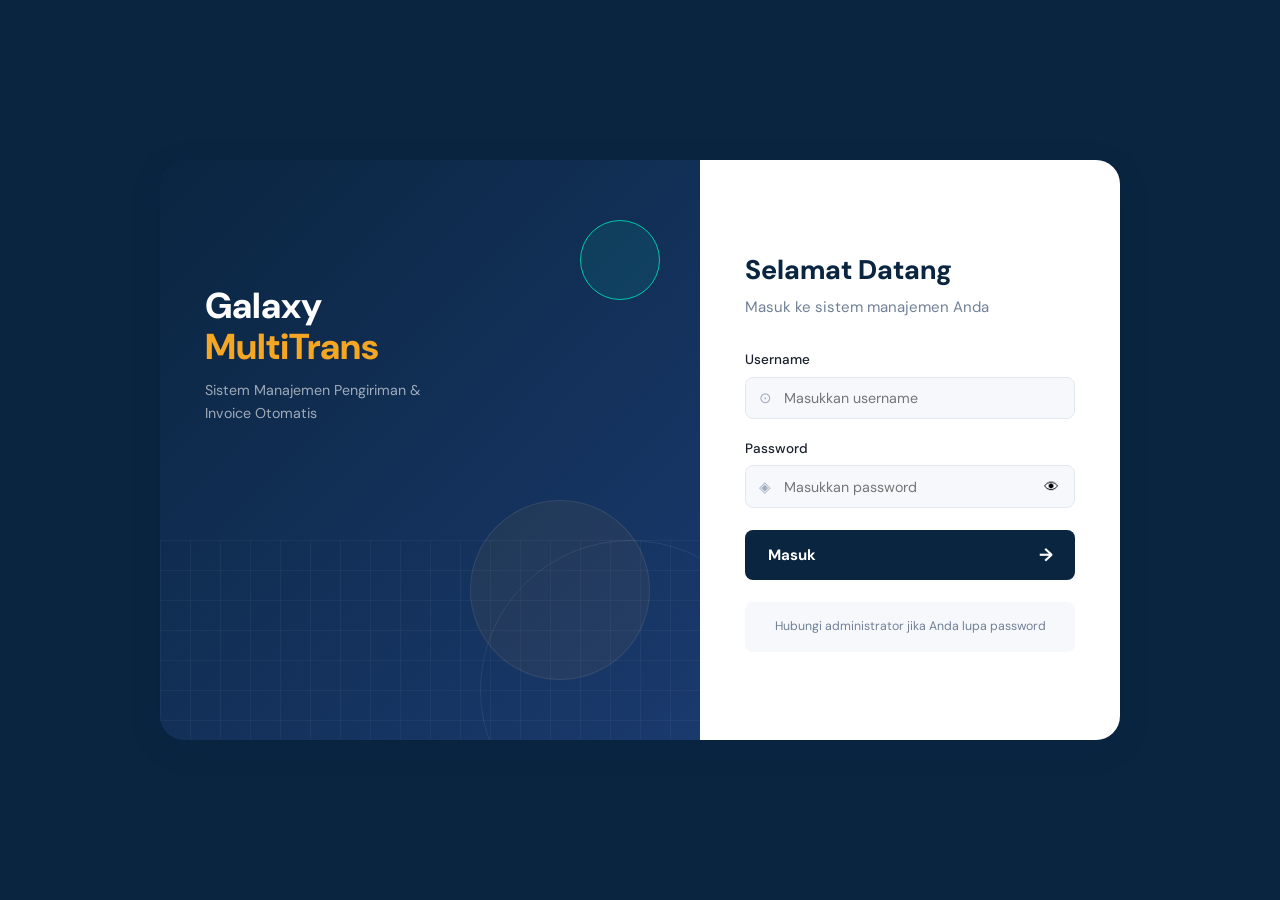
<file: pages/services.html>
<!doctype html>
<html lang="id">
  <head>
    <meta charset="UTF-8" />
    <meta
      name="viewport"
      content="width=device-width, initial-scale=1.0, viewport-fit=cover"
    />
    <title>Layanan & Tarif — PT Galaxy MultiTrans</title>
    <link rel="stylesheet" href="../css/style.css" />
    <link rel="icon" type="image/png" href="../image/logo1.png" />
    <link rel="preconnect" href="https://fonts.googleapis.com" />
    <link rel="preconnect" href="https://fonts.gstatic.com" crossorigin />
    <link
      href="https://fonts.googleapis.com/css2?family=Syne:wght@400;600;700;800&family=DM+Sans:ital,wght@0,300;0,400;0,500;1,400&display=swap"
      rel="stylesheet"
    />
    <link href="https://unpkg.com/aos@2.3.1/dist/aos.css" rel="stylesheet" />
    <script src="https://unpkg.com/aos@2.3.1/dist/aos.js"></script>

    <style>
      /* ===== SERVICES PAGE — MOBILE STYLES ===== */

      /* Grid kartu layanan: auto-fill di desktop, 1 kolom di mobile kecil */
      #serviceCards {
        display: grid;
        grid-template-columns: repeat(auto-fill, minmax(280px, 1fr));
        gap: 1rem;
        margin-bottom: 1.5rem;
      }
      @media (max-width: 480px) {
        #serviceCards {
          grid-template-columns: 1fr;
        }
      }

      /* Tabel mobile → card list */
      .mobile-list {
        margin-top: 0.25rem;
      }
      .svc-row-card {
        display: flex;
        align-items: center;
        gap: 0.75rem;
        padding: 0.85rem 1rem;
        border-bottom: 1px solid var(--border);
      }
      .svc-row-card:last-child {
        border-bottom: none;
      }
      .svc-row-icon {
        width: 40px;
        height: 40px;
        border-radius: var(--radius-sm);
        display: flex;
        align-items: center;
        justify-content: center;
        font-size: 1.2rem;
        flex-shrink: 0;
      }
      .svc-row-body {
        flex: 1;
        min-width: 0;
      }
      .svc-row-name {
        font-weight: 700;
        font-size: 0.9rem;
        color: var(--primary);
      }
      .svc-row-meta {
        font-size: 0.78rem;
        color: var(--text-secondary);
        margin-top: 0.1rem;
      }
      .svc-row-price {
        font-family: var(--font-display);
        font-weight: 800;
        font-size: 0.95rem;
        text-align: right;
        flex-shrink: 0;
      }
      .svc-row-actions {
        display: flex;
        gap: 0.3rem;
        flex-shrink: 0;
      }

      @media (max-width: 640px) {
        .table-wrap table {
          display: none;
        }
        .mobile-list {
          display: block;
        }

        .btn-svc-text {
          display: none;
        }
        .btn-svc-icon {
          display: inline;
        }

        .modal-overlay {
          padding: 0;
          align-items: flex-end;
        }
        .modal {
          border-radius: 16px 16px 0 0 !important;
          max-height: 92vh;
        }
      }

      @media (min-width: 641px) {
        .btn-svc-icon {
          display: none;
        }
        .mobile-list {
          display: none;
        }
      }
    </style>
  </head>
  <body>
    <div class="app-layout">
      <!-- ===== SIDEBAR ===== -->
      <aside class="sidebar" id="sidebar">
        <div class="sidebar-logo">
          <div class="logo-icon">
            <img src="../image/logo1.png" alt="Logo Galaxy MultiTrans" />
          </div>
          <div class="logo-text">
            <strong>Galaxy MultiTrans</strong>
            <span>Ekspedisi & Logistik</span>
          </div>
          <button
            class="sidebar-close"
            onclick="closeSidebar()"
            aria-label="Tutup menu"
          >
            ✕
          </button>
        </div>
        <nav class="sidebar-nav">
          <div class="nav-section">
            <div class="nav-section-label">Utama</div>
            <a href="dashboard.html" class="nav-item" onclick="closeSidebar()"
              ><span class="nav-icon">◈</span> Dashboard</a
            >
          </div>
          <div class="nav-section">
            <div class="nav-section-label">Transaksi</div>
            <a href="shipments.html" class="nav-item" onclick="closeSidebar()"
              ><span class="nav-icon">📦</span> Pengiriman</a
            >
            <a href="invoices.html" class="nav-item" onclick="closeSidebar()"
              ><span class="nav-icon">🧾</span> Invoice</a
            >
          </div>
          <div class="nav-section">
            <div class="nav-section-label">Data Master</div>
            <a href="customers.html" class="nav-item" onclick="closeSidebar()"
              ><span class="nav-icon">👥</span> Pelanggan</a
            >
            <a
              href="destinations.html"
              class="nav-item"
              onclick="closeSidebar()"
              ><span class="nav-icon">📍</span> Tujuan</a
            >
            <a
              href="services.html"
              class="nav-item active"
              onclick="closeSidebar()"
              ><span class="nav-icon">⚙️</span> Layanan & Tarif</a
            >
          </div>
          <div class="nav-section">
            <div class="nav-section-label">Laporan</div>
            <a href="reports.html" class="nav-item" onclick="closeSidebar()"
              ><span class="nav-icon">📊</span> Laporan</a
            >
          </div>
          <div class="nav-section admin-only">
            <div class="nav-section-label">Administrasi</div>
            <a
              href="users.html"
              class="nav-item admin-only"
              onclick="closeSidebar()"
              ><span class="nav-icon">🔑</span> Manajemen User</a
            >
          </div>
        </nav>
        <div class="sidebar-user">
          <div class="user-avatar" id="sidebarUserAvatar">A</div>
          <div class="user-info">
            <strong id="sidebarUserName">User</strong>
            <span id="sidebarUserRole">role</span>
          </div>
          <button class="btn-logout" onclick="API.logout()" aria-label="Logout">
            ⏻
          </button>
        </div>
      </aside>

      <div
        class="sidebar-overlay"
        id="sidebarOverlay"
        onclick="closeSidebar()"
      ></div>

      <!-- ===== MAIN CONTENT ===== -->
      <div class="main-content">
        <div class="topbar">
          <button
            class="menu-toggle"
            onclick="openSidebar()"
            aria-label="Buka menu"
          >
            ☰
          </button>
          <div class="topbar-title">
            <h2>Layanan & Tarif</h2>
            <p>Konfigurasi jenis layanan dan harga per kg</p>
          </div>
          <div class="topbar-actions">
            <button class="btn btn-primary" onclick="openAdd()" id="addNewBtn">
              <span class="btn-svc-text">+ Layanan Baru</span>
              <span class="btn-svc-icon">+</span>
            </button>
          </div>
        </div>

        <div class="page-content" data-aos="fade-down">
          <!-- Kartu ringkasan layanan (tetap tampil di semua ukuran, auto-wrap) -->
          <div id="serviceCards"></div>

          <!-- Tabel + card list -->
          <div class="card">
            <div class="card-header">
              <h3>Semua Layanan</h3>
            </div>

            <!-- Tabel desktop -->
            <div class="table-wrap">
              <table>
                <thead id="tableHead">
                  <tr>
                    <th>Kode</th>
                    <th>Nama Layanan</th>
                    <th>Deskripsi</th>
                    <th>Harga/kg</th>
                    <th>Min. Berat</th>
                    <th>Aksi</th>
                  </tr>
                </thead>
                <tbody id="tableBody"></tbody>
              </table>
            </div>

            <!-- List ringkas mobile -->
            <div class="mobile-list" id="mobileList">
              <div
                style="
                  text-align: center;
                  padding: 2rem;
                  color: var(--text-secondary);
                "
              >
                Memuat data...
              </div>
            </div>
          </div>
        </div>
      </div>
    </div>

    <!-- ===== MODAL: Form Layanan ===== -->
    <div class="modal-overlay" id="modalForm">
      <div class="modal modal-sm">
        <div class="modal-header">
          <h3 id="modalTitle">Tambah Layanan</h3>
          <button class="modal-close" onclick="closeModal('modalForm')">
            ✕
          </button>
        </div>
        <div class="modal-body">
          <div id="formAlert"></div>
          <input type="hidden" id="editId" />
          <div class="two-col">
            <div class="form-group">
              <label class="form-label"
                >Kode <span style="color: var(--danger)">*</span></label
              >
              <input
                class="form-control"
                id="fCode"
                placeholder="REG"
                style="text-transform: uppercase"
              />
            </div>
            <div class="form-group">
              <label class="form-label"
                >Nama Layanan <span style="color: var(--danger)">*</span></label
              >
              <input class="form-control" id="fName" placeholder="Reguler" />
            </div>
          </div>
          <div class="form-group">
            <label class="form-label">Deskripsi</label>
            <input
              class="form-control"
              id="fDesc"
              placeholder="Keterangan layanan"
            />
          </div>
          <div class="two-col">
            <div class="form-group">
              <label class="form-label"
                >Harga per kg (Rp)
                <span style="color: var(--danger)">*</span></label
              >
              <input
                class="form-control"
                id="fPrice"
                type="number"
                min="0"
                placeholder="15000"
                inputmode="numeric"
              />
            </div>
            <div class="form-group">
              <label class="form-label">Min. Berat (kg)</label>
              <input
                class="form-control"
                id="fMinW"
                type="number"
                min="0"
                step="0.1"
                value="1"
                placeholder="1"
                inputmode="decimal"
              />
            </div>
          </div>
        </div>
        <div class="modal-footer">
          <button class="btn btn-outline" onclick="closeModal('modalForm')">
            Batal
          </button>
          <button class="btn btn-primary" onclick="saveData()" id="saveBtn">
            Simpan
          </button>
        </div>
      </div>
    </div>

    <script src="../js/api.js"></script>
    <script>
      /* ===== SIDEBAR ===== */
      function openSidebar() {
        document.getElementById("sidebar").classList.add("open");
        document.getElementById("sidebarOverlay").classList.add("open");
        document.body.style.overflow = "hidden";
      }
      function closeSidebar() {
        document.getElementById("sidebar").classList.remove("open");
        document.getElementById("sidebarOverlay").classList.remove("open");
        document.body.style.overflow = "";
      }
      window.addEventListener("resize", () => {
        if (window.innerWidth > 768) closeSidebar();
      });

      /* ===== INIT ===== */
      requireAuth();
      initUserInfo();
      applyRoleUI();
      let allData = [];

      const svcIcons = { REG: "📦", EXP: "⚡", CGO: "🚚" };
      const svcColors = { REG: "#3182CE", EXP: "#E53E3E", CGO: "#DD6B20" };
      const getColor = (code) => svcColors[code] || "var(--primary)";
      const getIcon = (code) => svcIcons[code] || "📦";

      /* ===== LOAD ===== */
      async function loadAll() {
        try {
          allData = await API.getServices();
          renderCards();
          renderTable(allData);
        } catch (e) {
          showToast(e.message, "error");
        }
      }

      /* ===== RENDER KARTU RINGKASAN ===== */
      function renderCards() {
        document.getElementById("serviceCards").innerHTML = allData
          .map(
            (s) => `
    <div class="card" style="border-top:4px solid ${getColor(s.code)}">
      <div class="card-body">
        <div style="display:flex;align-items:center;gap:.75rem;margin-bottom:.75rem">
          <div style="width:44px;height:44px;background:${getColor(s.code)}22;border-radius:var(--radius-sm);display:flex;align-items:center;justify-content:center;font-size:1.4rem;flex-shrink:0">
            ${getIcon(s.code)}
          </div>
          <div style="min-width:0">
            <strong style="font-family:var(--font-display);font-size:1rem;display:block">${s.name}</strong>
            <span style="font-size:.78rem;color:var(--text-secondary)">[${s.code}] ${s.description || ""}</span>
          </div>
        </div>
        <div style="display:flex;justify-content:space-between;align-items:center">
          <div>
            <div style="font-size:.78rem;color:var(--text-secondary)">Tarif per kg</div>
            <div style="font-size:1.2rem;font-weight:700;color:${getColor(s.code)}">${formatRp(s.price_per_kg)}</div>
          </div>
          <div style="text-align:right">
            <div style="font-size:.78rem;color:var(--text-secondary)">Min. Berat</div>
            <div style="font-weight:600">${s.min_weight} kg</div>
          </div>
        </div>
      </div>
    </div>`,
          )
          .join("");
      }

      /* ===== RENDER TABLE (Desktop) ===== */
      function renderTable(data) {
        const tbody = document.getElementById("tableBody");
        const thead = document.getElementById("tableHead");
        const cUser = API.getUser();
        const isRestricted =
          cUser && (cUser.role === "keuangan" || cUser.role === "staff");

        thead.innerHTML = isRestricted
          ? "<tr><th>Kode</th><th>Nama Layanan</th><th>Deskripsi</th><th>Harga/kg</th><th>Min. Berat</th></tr>"
          : "<tr><th>Kode</th><th>Nama Layanan</th><th>Deskripsi</th><th>Harga/kg</th><th>Min. Berat</th><th>Aksi</th></tr>";

        const addBtn = document.getElementById("addNewBtn");
        if (addBtn) addBtn.style.display = isRestricted ? "none" : "";

        if (!data.length) {
          const cols = isRestricted ? 5 : 6;
          tbody.innerHTML = `<tr><td colspan="${cols}" style="text-align:center;padding:2rem;color:var(--text-secondary)">Tidak ada layanan</td></tr>`;
          document.getElementById("mobileList").innerHTML =
            '<div style="text-align:center;padding:2rem;color:var(--text-secondary)">Tidak ada layanan</div>';
          return;
        }

        tbody.innerHTML = data
          .map(
            (s) => `
    <tr>
      <td><span class="tag">${s.code}</span></td>
      <td><strong>${s.name}</strong></td>
      <td style="color:var(--text-secondary)">${s.description || "—"}</td>
      <td style="font-weight:600;color:var(--primary)">${formatRp(s.price_per_kg)}</td>
      <td>${s.min_weight} kg</td>
      ${
        !isRestricted
          ? `
      <td>
        <div class="td-actions">
          <button class="btn btn-icon btn-sm" onclick="editData('${s.id}')" title="Edit">✏️</button>
          <button class="btn btn-icon btn-sm" onclick="deleteData('${s.id}')" title="Hapus" style="color:var(--danger)">🗑</button>
        </div>
      </td>`
          : ""
      }
    </tr>`,
          )
          .join("");

        renderMobileList(data, isRestricted);
      }

      /* ===== RENDER LIST MOBILE ===== */
      function renderMobileList(data, isRestricted) {
        const el = document.getElementById("mobileList");
        if (!el) return;
        el.innerHTML = data
          .map(
            (s) => `
    <div class="svc-row-card">
      <div class="svc-row-icon" style="background:${getColor(s.code)}22">
        ${getIcon(s.code)}
      </div>
      <div class="svc-row-body">
        <div class="svc-row-name">${s.name} <span class="tag" style="font-size:.7rem;padding:.1rem .4rem">${s.code}</span></div>
        <div class="svc-row-meta">${s.description || "—"} · Min. ${s.min_weight} kg</div>
      </div>
      <div class="svc-row-price" style="color:${getColor(s.code)}">${formatRp(s.price_per_kg)}</div>
      ${
        !isRestricted
          ? `
      <div class="svc-row-actions">
        <button class="btn btn-icon btn-sm" onclick="editData('${s.id}')" title="Edit">✏️</button>
        <button class="btn btn-icon btn-sm" onclick="deleteData('${s.id}')" title="Hapus" style="color:var(--danger)">🗑</button>
      </div>`
          : ""
      }
    </div>`,
          )
          .join("");
      }

      /* ===== OPEN ADD ===== */
      function openAdd() {
        document.getElementById("editId").value = "";
        document.getElementById("modalTitle").textContent = "Tambah Layanan";
        ["fCode", "fName", "fDesc"].forEach(
          (id) => (document.getElementById(id).value = ""),
        );
        document.getElementById("fPrice").value = "";
        document.getElementById("fMinW").value = "1";
        document.getElementById("formAlert").innerHTML = "";
        openModal("modalForm");
      }

      /* ===== EDIT ===== */
      function editData(id) {
        const s = allData.find((x) => x.id === id);
        if (!s) return;
        document.getElementById("editId").value = id;
        document.getElementById("modalTitle").textContent = "Edit Layanan";
        document.getElementById("fCode").value = s.code;
        document.getElementById("fName").value = s.name;
        document.getElementById("fDesc").value = s.description || "";
        document.getElementById("fPrice").value = s.price_per_kg;
        document.getElementById("fMinW").value = s.min_weight;
        document.getElementById("formAlert").innerHTML = "";
        openModal("modalForm");
      }

      /* ===== SAVE ===== */
      async function saveData() {
        const btn = document.getElementById("saveBtn");
        btn.disabled = true;
        try {
          const data = {
            code: document.getElementById("fCode").value.trim().toUpperCase(),
            name: document.getElementById("fName").value.trim(),
            description: document.getElementById("fDesc").value.trim(),
            price_per_kg: parseFloat(document.getElementById("fPrice").value),
            min_weight: parseFloat(document.getElementById("fMinW").value) || 1,
          };
          if (!data.code || !data.name || !data.price_per_kg) {
            document.getElementById("formAlert").innerHTML =
              '<div class="alert alert-error">Lengkapi field wajib</div>';
            document
              .getElementById("formAlert")
              .scrollIntoView({ behavior: "smooth", block: "nearest" });
            return;
          }
          const id = document.getElementById("editId").value;
          if (id) await API.updateService(id, data);
          else await API.createService(data);
          closeModal("modalForm");
          showToast("Layanan berhasil disimpan!");
          loadAll();
        } catch (e) {
          document.getElementById("formAlert").innerHTML =
            `<div class="alert alert-error">${e.message}</div>`;
        } finally {
          btn.disabled = false;
        }
      }

      /* ===== DELETE ===== */
      async function deleteData(id) {
        if (!confirmAction("Yakin hapus layanan ini?")) return;
        try {
          await API.deleteService(id);
          showToast("Layanan dihapus");
          loadAll();
        } catch (e) {
          showToast(e.message, "error");
        }
      }

      /* ===== AOS ===== */
      if (typeof AOS !== "undefined") {
        AOS.init({
          duration: 700,
          easing: "ease-in-out",
          once: true,
          disable: window.innerWidth < 768,
        });
      }

      loadAll();
    </script>
  </body>
</html>
</file>
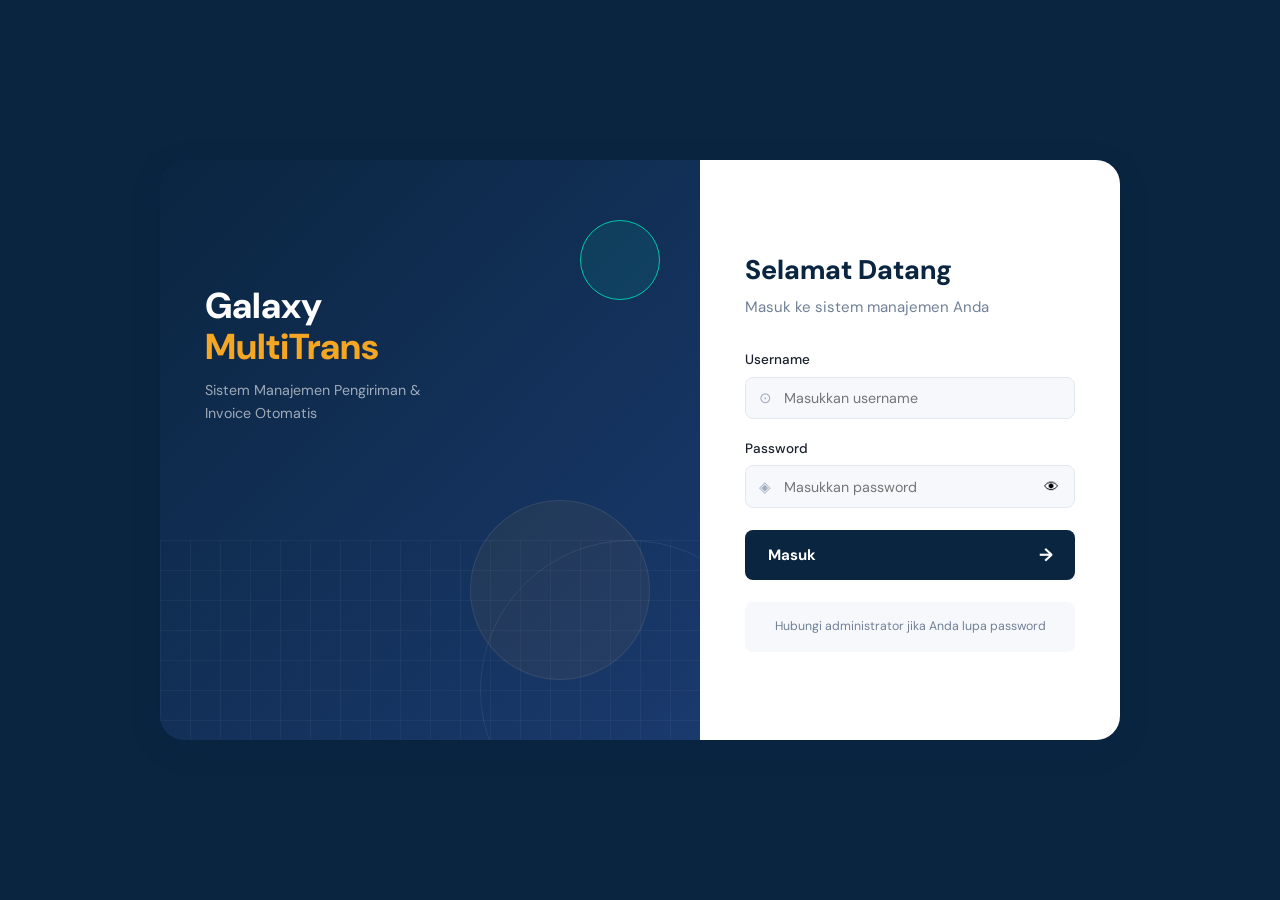
<file: pages/shipments.html>
<!doctype html>
<html lang="id">
  <head>
    <meta charset="UTF-8" />
    <meta
      name="viewport"
      content="width=device-width, initial-scale=1.0, viewport-fit=cover"
    />
    <title>Pengiriman — PT Galaxy MultiTrans</title>
    <link rel="stylesheet" href="../css/style.css" />
    <link rel="icon" type="image/png" href="../image/logo1.png" />
    <link rel="preconnect" href="https://fonts.googleapis.com" />
    <link rel="preconnect" href="https://fonts.gstatic.com" crossorigin />
    <link
      href="https://fonts.googleapis.com/css2?family=Syne:wght@400;600;700;800&family=DM+Sans:ital,wght@0,300;0,400;0,500;1,400&display=swap"
      rel="stylesheet"
    />
    <link href="https://unpkg.com/aos@2.3.1/dist/aos.css" rel="stylesheet" />
    <script src="https://unpkg.com/aos@2.3.1/dist/aos.js"></script>

    <style>
      /* ===== SHIPMENT PAGE — MOBILE OVERRIDES ===== */

      /* Form 2 kolom di dalam modal jadi 1 kolom di mobile */
      @media (max-width: 640px) {
        .shipment-form-grid {
          grid-template-columns: 1fr !important;
          gap: 0 !important;
        }
        .shipment-detail-grid {
          grid-template-columns: 1fr 1fr !important;
          gap: 0.75rem !important;
        }
        .shipment-detail-grid .weight-col {
          grid-column: 1 / -1;
        }

        /* Topbar: sembunyikan teks "Pengiriman Baru", tampilkan ikon + */
        .btn-new-text {
          display: none;
        }
        .btn-new-icon {
          display: inline;
        }

        /* Tabel: tampilkan versi card di mobile */
        .table-wrap table {
          display: none;
        }
        .mobile-list {
          display: block;
        }

        /* Modal full screen di mobile */
        .modal-overlay {
          padding: 0;
          align-items: flex-end;
        }
        .modal {
          border-radius: 16px 16px 0 0 !important;
          max-height: 92vh;
        }
      }

      @media (min-width: 641px) {
        .btn-new-icon {
          display: none;
        }
        .mobile-list {
          display: none;
        }
      }

      /* Card list item untuk mobile */
      .mobile-list {
        margin-top: 0.25rem;
      }
      .ship-card {
        background: var(--surface);
        border: 1px solid var(--border);
        border-radius: var(--radius);
        padding: 1rem;
        margin-bottom: 0.75rem;
        display: flex;
        flex-direction: column;
        gap: 0.6rem;
      }
      .ship-card-top {
        display: flex;
        align-items: center;
        justify-content: space-between;
        gap: 0.5rem;
      }
      .ship-card-resi {
        font-family: var(--font-display);
        font-weight: 700;
        font-size: 0.88rem;
        color: var(--primary);
        background: var(--surface2);
        padding: 0.2rem 0.6rem;
        border-radius: 6px;
        border: 1px solid var(--border);
      }
      .ship-card-route {
        display: flex;
        align-items: flex-start;
        gap: 0.5rem;
        font-size: 0.85rem;
      }
      .ship-card-route-arrow {
        color: var(--text-light);
        font-size: 0.9rem;
        margin-top: 1px;
        flex-shrink: 0;
      }
      .ship-card-person strong {
        display: block;
        font-weight: 600;
        font-size: 0.88rem;
      }
      .ship-card-person span {
        font-size: 0.75rem;
        color: var(--text-secondary);
      }
      .ship-card-meta {
        display: flex;
        align-items: center;
        gap: 0.5rem;
        flex-wrap: wrap;
        font-size: 0.8rem;
        color: var(--text-secondary);
      }
      .ship-card-cost {
        font-family: var(--font-display);
        font-weight: 700;
        color: var(--primary);
        font-size: 0.95rem;
        margin-left: auto;
      }
      .ship-card-actions {
        display: flex;
        gap: 0.4rem;
        flex-wrap: wrap;
      }
      .ship-card-actions .btn {
        flex: 1;
        justify-content: center;
        font-size: 0.8rem;
        padding: 0.45rem 0.5rem;
      }
    </style>
  </head>
  <body>
    <div class="app-layout">
      <!-- ===== SIDEBAR ===== -->
      <aside class="sidebar" id="sidebar">
        <div class="sidebar-logo">
          <div class="logo-icon">
            <img src="../image/logo1.png" alt="Logo Galaxy MultiTrans" />
          </div>
          <div class="logo-text">
            <strong>Galaxy MultiTrans</strong>
            <span>Ekspedisi & Logistik</span>
          </div>
          <!-- Tombol close sidebar (mobile) -->
          <button
            class="sidebar-close"
            onclick="closeSidebar()"
            aria-label="Tutup menu"
          >
            ✕
          </button>
        </div>
        <nav class="sidebar-nav">
          <div class="nav-section">
            <div class="nav-section-label">Utama</div>
            <a href="dashboard.html" class="nav-item" onclick="closeSidebar()"
              ><span class="nav-icon">◈</span> Dashboard</a
            >
          </div>
          <div class="nav-section">
            <div class="nav-section-label">Transaksi</div>
            <a
              href="shipments.html"
              class="nav-item active"
              onclick="closeSidebar()"
              ><span class="nav-icon">📦</span> Pengiriman</a
            >
            <a href="invoices.html" class="nav-item" onclick="closeSidebar()"
              ><span class="nav-icon">🧾</span> Invoice</a
            >
          </div>
          <div class="nav-section">
            <div class="nav-section-label">Data Master</div>
            <a href="customers.html" class="nav-item" onclick="closeSidebar()"
              ><span class="nav-icon">👥</span> Pelanggan</a
            >
            <a
              href="destinations.html"
              class="nav-item"
              onclick="closeSidebar()"
              ><span class="nav-icon">📍</span> Tujuan</a
            >
            <a href="services.html" class="nav-item" onclick="closeSidebar()"
              ><span class="nav-icon">⚙️</span> Layanan & Tarif</a
            >
          </div>
          <div class="nav-section">
            <div class="nav-section-label">Laporan</div>
            <a href="reports.html" class="nav-item" onclick="closeSidebar()"
              ><span class="nav-icon">📊</span> Laporan</a
            >
          </div>
          <div class="nav-section">
            <div class="nav-section-label admin-only">Administrasi</div>
            <a
              href="users.html"
              class="nav-item admin-only"
              onclick="closeSidebar()"
              ><span class="nav-icon">🔑</span> Manajemen User</a
            >
          </div>
        </nav>
        <div class="sidebar-user">
          <div class="user-avatar" id="sidebarUserAvatar">A</div>
          <div class="user-info">
            <strong id="sidebarUserName">User</strong>
            <span id="sidebarUserRole"></span>
          </div>
          <button class="btn-logout" onclick="API.logout()" aria-label="Logout">
            ⏻
          </button>
        </div>
      </aside>

      <!-- Overlay backdrop -->
      <div
        class="sidebar-overlay"
        id="sidebarOverlay"
        onclick="closeSidebar()"
      ></div>

      <!-- ===== MAIN CONTENT ===== -->
      <div class="main-content">
        <div class="topbar">
          <button
            class="menu-toggle"
            onclick="openSidebar()"
            aria-label="Buka menu"
          >
            ☰
          </button>
          <div class="topbar-title">
            <h2>Data Pengiriman</h2>
            <p>Kelola semua transaksi pengiriman</p>
          </div>
          <div class="topbar-actions">
            <!-- Desktop: teks penuh | Mobile: ikon + saja -->
            <button
              class="btn btn-primary"
              onclick="openModal('modalShipment')"
              data-perm-shipment-create
            >
              <span class="btn-new-text">+ Pengiriman Baru</span>
              <span class="btn-new-icon">+</span>
            </button>
          </div>
        </div>

        <div class="page-content">
          <div data-aos="fade-down" data-aos-anchor-placement="center-center">
            <!-- Banner role -->
            <div
              id="roleBanner"
              class="alert alert-info mb-4"
              style="display: none"
            ></div>

            <div class="card">
              <div class="card-header">
                <h3>Daftar Pengiriman</h3>
                <div class="toolbar" style="margin: 0">
                  <div class="search-wrap">
                    <span class="search-icon">🔍</span>
                    <input
                      type="text"
                      id="searchInput"
                      placeholder="Cari resi, nama..."
                      oninput="filterTable()"
                    />
                  </div>
                  <select
                    class="filter-select"
                    id="filterStatus"
                    onchange="filterTable()"
                  >
                    <option value="">Semua Status</option>
                    <option value="pending">Pending</option>
                    <option value="dikirim">Dikirim</option>
                    <option value="selesai">Selesai</option>
                  </select>
                </div>
              </div>

              <!-- Tabel: desktop -->
              <div class="table-wrap">
                <table>
                  <thead>
                    <tr>
                      <th>No. Resi</th>
                      <th>Pengirim</th>
                      <th>Penerima</th>
                      <th>Tujuan</th>
                      <th>Layanan</th>
                      <th>Berat</th>
                      <th>Biaya</th>
                      <th>Status</th>
                      <th>Aksi</th>
                    </tr>
                  </thead>
                  <tbody id="tableBody">
                    <tr>
                      <td
                        colspan="9"
                        style="
                          text-align: center;
                          padding: 2rem;
                          color: var(--text-secondary);
                        "
                      >
                        Memuat data...
                      </td>
                    </tr>
                  </tbody>
                </table>
              </div>

              <!-- Card list: mobile -->
              <div class="mobile-list" id="mobileList">
                <div
                  style="
                    text-align: center;
                    padding: 2rem;
                    color: var(--text-secondary);
                  "
                >
                  Memuat data...
                </div>
              </div>
            </div>
          </div>
        </div>
      </div>
    </div>

    <!-- ===== MODAL: Pengiriman Baru ===== -->
    <div class="modal-overlay" id="modalShipment">
      <div class="modal modal-lg">
        <div class="modal-header">
          <h3>Pengiriman Baru</h3>
          <button class="modal-close" onclick="closeModal('modalShipment')">
            ✕
          </button>
        </div>
        <div class="modal-body">
          <div id="formAlert"></div>

          <!-- Pengirim & Penerima: 2 kolom desktop, 1 kolom mobile -->
          <div
            class="shipment-form-grid"
            style="display: grid; grid-template-columns: 1fr 1fr; gap: 1.5rem"
          >
            <!-- Pengirim -->
            <div>
              <h4
                style="
                  font-family: var(--font-display);
                  font-size: 0.9rem;
                  margin-bottom: 1rem;
                  color: var(--primary);
                  text-transform: uppercase;
                  letter-spacing: 0.04em;
                "
              >
                📤 Data Pengirim
              </h4>
              <div class="form-group">
                <label class="form-label"
                  >Nama Pengirim
                  <span style="color: var(--danger)">*</span></label
                >
                <input
                  class="form-control"
                  id="senderName"
                  placeholder="Nama lengkap pengirim"
                />
              </div>
              <div class="form-group">
                <label class="form-label"
                  >Alamat Pengirim
                  <span style="color: var(--danger)">*</span></label
                >
                <textarea
                  class="form-control"
                  id="senderAddress"
                  rows="2"
                  placeholder="Alamat lengkap"
                ></textarea>
              </div>
              <div class="form-group">
                <label class="form-label">Telepon Pengirim</label>
                <input
                  class="form-control"
                  id="senderPhone"
                  placeholder="08xx-xxxx-xxxx"
                  type="tel"
                />
              </div>
              <div class="form-group">
                <label class="form-label">Pelanggan (opsional)</label>
                <select class="form-control" id="customerId">
                  <option value="">— Pilih Pelanggan —</option>
                </select>
              </div>
            </div>

            <!-- Penerima -->
            <div>
              <h4
                style="
                  font-family: var(--font-display);
                  font-size: 0.9rem;
                  margin-bottom: 1rem;
                  color: var(--primary);
                  text-transform: uppercase;
                  letter-spacing: 0.04em;
                "
              >
                📥 Data Penerima
              </h4>
              <div class="form-group">
                <label class="form-label"
                  >Nama Penerima
                  <span style="color: var(--danger)">*</span></label
                >
                <input
                  class="form-control"
                  id="receiverName"
                  placeholder="Nama lengkap penerima"
                />
              </div>
              <div class="form-group">
                <label class="form-label"
                  >Alamat Penerima
                  <span style="color: var(--danger)">*</span></label
                >
                <textarea
                  class="form-control"
                  id="receiverAddress"
                  rows="2"
                  placeholder="Alamat lengkap"
                ></textarea>
              </div>
              <div class="form-group">
                <label class="form-label">Telepon Penerima</label>
                <input
                  class="form-control"
                  id="receiverPhone"
                  placeholder="08xx-xxxx-xxxx"
                  type="tel"
                />
              </div>
            </div>
          </div>

          <hr class="section-divider" />

          <!-- Tujuan, Layanan, Berat: 3 kolom desktop → 2+1 mobile -->
          <div
            class="shipment-detail-grid"
            style="display: grid; grid-template-columns: 1fr 1fr 1fr; gap: 1rem"
          >
            <div class="form-group">
              <label class="form-label"
                >Tujuan <span style="color: var(--danger)">*</span></label
              >
              <select
                class="form-control"
                id="destinationId"
                onchange="calcCost()"
              >
                <option value="">— Pilih Tujuan —</option>
              </select>
            </div>
            <div class="form-group">
              <label class="form-label"
                >Layanan <span style="color: var(--danger)">*</span></label
              >
              <select class="form-control" id="serviceId" onchange="calcCost()">
                <option value="">— Pilih Layanan —</option>
              </select>
            </div>
            <div class="form-group weight-col">
              <label class="form-label"
                >Berat (kg) <span style="color: var(--danger)">*</span></label
              >
              <input
                class="form-control"
                id="weight"
                type="number"
                min="0.1"
                step="0.1"
                placeholder="0.0"
                oninput="calcCost()"
              />
            </div>
          </div>

          <div class="form-group">
            <label class="form-label">Deskripsi Barang</label>
            <input
              class="form-control"
              id="description"
              placeholder="Contoh: Elektronik, Pakaian, Dokumen"
            />
          </div>
          <div class="form-group">
            <label class="form-label">Catatan</label>
            <input
              class="form-control"
              id="notes"
              placeholder="Catatan tambahan (opsional)"
            />
          </div>

          <div class="cost-display" id="costDisplay" style="display: none">
            <div>
              <label>Estimasi Biaya</label><br /><small
                id="costBreakdown"
                style="opacity: 0.7"
              ></small>
            </div>
            <strong id="costAmount">Rp 0</strong>
          </div>
        </div>
        <div class="modal-footer">
          <button class="btn btn-outline" onclick="closeModal('modalShipment')">
            Batal
          </button>
          <button class="btn btn-primary" onclick="saveShipment()" id="saveBtn">
            Simpan Pengiriman
          </button>
        </div>
      </div>
    </div>

    <!-- ===== MODAL: Update Status ===== -->
    <div class="modal-overlay" id="modalStatus">
      <div class="modal modal-sm">
        <div class="modal-header">
          <h3>Update Status</h3>
          <button class="modal-close" onclick="closeModal('modalStatus')">
            ✕
          </button>
        </div>
        <div class="modal-body">
          <input type="hidden" id="statusEditId" />
          <div class="form-group">
            <label class="form-label">Resi</label>
            <input class="form-control" id="statusResi" disabled />
          </div>
          <div class="form-group">
            <label class="form-label">Status Baru</label>
            <select class="form-control" id="newStatus">
              <option value="pending">Pending</option>
              <option value="dikirim">Dikirim</option>
              <option value="selesai">Selesai</option>
            </select>
          </div>
          <div class="form-group">
            <label class="form-label">Catatan</label>
            <input
              class="form-control"
              id="statusNotes"
              placeholder="Keterangan update status"
            />
          </div>
        </div>
        <div class="modal-footer">
          <button class="btn btn-outline" onclick="closeModal('modalStatus')">
            Batal
          </button>
          <button class="btn btn-primary" onclick="saveStatus()">
            Update Status
          </button>
        </div>
      </div>
    </div>

    <script src="../js/api.js"></script>
    <script>
      /* ===== SIDEBAR TOGGLE ===== */
      function openSidebar() {
        document.getElementById("sidebar").classList.add("open");
        document.getElementById("sidebarOverlay").classList.add("open");
        document.body.style.overflow = "hidden";
      }
      function closeSidebar() {
        document.getElementById("sidebar").classList.remove("open");
        document.getElementById("sidebarOverlay").classList.remove("open");
        document.body.style.overflow = "";
      }
      // Tutup sidebar saat resize ke desktop
      window.addEventListener("resize", () => {
        if (window.innerWidth > 768) closeSidebar();
      });

      /* ===== INIT ===== */
      document.addEventListener("DOMContentLoaded", () => {
        try {
          if (typeof requireAuth === "function") requireAuth();
          if (typeof initUserInfo === "function") initUserInfo();
        } catch (err) {
          console.error("Gagal menjalankan fungsi auth awal:", err);
        }
        showRoleBanner();
        loadAll();
      });

      const user =
        typeof API !== "undefined" && API.getUser
          ? API.getUser()
          : { role: "guest" };
      let allShipments = [],
        services = [],
        destinations = [],
        customers = [];

      /* ===== ROLE BANNER ===== */
      function showRoleBanner() {
        const banner = document.getElementById("roleBanner");
        if (!banner || !user) return;
        if (user.role === "keuangan") {
          banner.style.display = "block";
          banner.innerHTML =
            "🔒 <strong>Mode Keuangan:</strong> Anda hanya dapat melihat data pengiriman.";
          banner.className = "alert alert-warning mb-4";
        } else if (user.role === "staff") {
          banner.style.display = "block";
          banner.innerHTML =
            "📦 <strong>Mode Staff:</strong> Anda dapat membuat pengiriman dan mengubah status.";
        }
      }

      /* ===== LOAD DATA ===== */
      async function loadAll() {
        try {
          if (typeof API === "undefined")
            throw new Error("Koneksi ke api.js gagal.");
          [allShipments, services, destinations, customers] = await Promise.all(
            [
              API.getShipments(),
              API.getServices(),
              API.getDestinations(),
              API.getCustomers(),
            ],
          );
          populateSelects();
          renderTable(allShipments);
        } catch (e) {
          console.error(e);
          if (typeof showToast === "function") showToast(e.message, "error");
        }
      }

      /* ===== POPULATE SELECTS ===== */
      function populateSelects() {
        const destEl = document.getElementById("destinationId");
        const svcEl = document.getElementById("serviceId");
        const custEl = document.getElementById("customerId");
        if (destEl)
          destEl.innerHTML =
            '<option value="">— Pilih Tujuan —</option>' +
            destinations
              .map(
                (d) =>
                  `<option value="${d.id}">${d.city}, ${d.province}</option>`,
              )
              .join("");
        if (svcEl)
          svcEl.innerHTML =
            '<option value="">— Pilih Layanan —</option>' +
            services
              .map(
                (s) =>
                  `<option value="${s.id}">${s.name} (${fmt(s.price_per_kg)}/kg)</option>`,
              )
              .join("");
        if (custEl)
          custEl.innerHTML =
            '<option value="">— Pilih Pelanggan —</option>' +
            customers
              .map((c) => `<option value="${c.id}">${c.name}</option>`)
              .join("");
      }

      const fmt = (n) =>
        typeof formatRp === "function"
          ? formatRp(n)
          : "Rp " + Number(n).toLocaleString("id-ID");

      /* ===== RENDER TABLE (Desktop) ===== */
      function renderTable(data) {
        const tbody = document.getElementById("tableBody");
        if (!tbody) return;

        const canUpdate =
          typeof can === "function" ? can("shipment.update") : false;
        const canDelete =
          typeof can === "function" ? can("shipment.delete") : false;
        const canInvoice =
          typeof can === "function" ? can("invoice.create") : false;

        if (!data || !data.length) {
          const empty =
            '<tr><td colspan="9" style="text-align:center;padding:2rem;color:var(--text-secondary)">Tidak ada data pengiriman</td></tr>';
          tbody.innerHTML = empty;
          document.getElementById("mobileList").innerHTML =
            '<div style="text-align:center;padding:2rem;color:var(--text-secondary)">Tidak ada data pengiriman</div>';
          return;
        }

        // Desktop table rows
        tbody.innerHTML = data
          .map(
            (s) => `<tr>
    <td><span class="tag">${s.resi_number}</span></td>
    <td>
      <div style="font-weight:500">${s.sender_name}</div>
      <div style="font-size:.78rem;color:var(--text-secondary)">${s.sender_phone || ""}</div>
    </td>
    <td>
      <div style="font-weight:500">${s.receiver_name}</div>
      <div style="font-size:.78rem;color:var(--text-secondary)">${s.receiver_phone || ""}</div>
    </td>
    <td>${s.destination_detail?.city || "—"}</td>
    <td><span class="badge badge-dikirim">${s.service_detail?.name || "—"}</span></td>
    <td>${s.weight} kg</td>
    <td style="font-weight:600">${fmt(s.total_cost)}</td>
    <td><span class="badge badge-${s.status}">${s.status}</span></td>
    <td>
      <div class="td-actions">
        ${canUpdate ? `<button class="btn btn-icon btn-sm" onclick="updateStatus('${s.id}','${s.resi_number}','${s.status}')" title="Update Status">📋</button>` : ""}
        ${canInvoice ? `<button class="btn btn-icon btn-sm" onclick="goInvoice('${s.id}')" title="Buat Invoice">🧾</button>` : ""}
        ${canDelete ? `<button class="btn btn-icon btn-sm" onclick="deleteShipment('${s.id}')" title="Hapus" style="color:var(--danger)">🗑</button>` : ""}
        ${!canUpdate && !canInvoice && !canDelete ? '<span style="color:var(--text-light);font-size:.8rem">—</span>' : ""}
      </div>
    </td>
  </tr>`,
          )
          .join("");

        // Mobile card list
        renderMobileList(data, { canUpdate, canDelete, canInvoice });
      }

      /* ===== RENDER CARD LIST (Mobile) ===== */
      function renderMobileList(data, perms) {
        const el = document.getElementById("mobileList");
        if (!el) return;
        const { canUpdate, canDelete, canInvoice } = perms;

        el.innerHTML = data
          .map(
            (s) => `
    <div class="ship-card">
      <div class="ship-card-top">
        <span class="ship-card-resi">${s.resi_number}</span>
        <span class="badge badge-${s.status}">${s.status}</span>
      </div>
      <div class="ship-card-route">
        <div class="ship-card-person">
          <strong>${s.sender_name}</strong>
          <span>${s.sender_phone || ""}</span>
        </div>
        <span class="ship-card-route-arrow">→</span>
        <div class="ship-card-person">
          <strong>${s.receiver_name}</strong>
          <span>${s.receiver_phone || ""}</span>
        </div>
      </div>
      <div class="ship-card-meta">
        <span>📍 ${s.destination_detail?.city || "—"}</span>
        <span>·</span>
        <span>${s.service_detail?.name || "—"}</span>
        <span>·</span>
        <span>${s.weight} kg</span>
        <span class="ship-card-cost">${fmt(s.total_cost)}</span>
      </div>
      ${
        canUpdate || canInvoice || canDelete
          ? `
      <div class="ship-card-actions">
        ${canUpdate ? `<button class="btn btn-outline btn-sm" onclick="updateStatus('${s.id}','${s.resi_number}','${s.status}')">📋 Status</button>` : ""}
        ${canInvoice ? `<button class="btn btn-outline btn-sm" onclick="goInvoice('${s.id}')">🧾 Invoice</button>` : ""}
        ${canDelete ? `<button class="btn btn-sm" style="background:var(--danger);color:#fff;flex:none" onclick="deleteShipment('${s.id}')">🗑</button>` : ""}
      </div>`
          : ""
      }
    </div>
  `,
          )
          .join("");
      }

      /* ===== FILTER ===== */
      function filterTable() {
        const q = document.getElementById("searchInput").value.toLowerCase();
        const st = document.getElementById("filterStatus").value;
        renderTable(
          allShipments.filter((s) => {
            const m =
              !q ||
              s.resi_number.toLowerCase().includes(q) ||
              s.sender_name.toLowerCase().includes(q) ||
              s.receiver_name.toLowerCase().includes(q);
            return m && (!st || s.status === st);
          }),
        );
      }

      /* ===== CALC COST ===== */
      function calcCost() {
        const dId = document.getElementById("destinationId").value;
        const sId = document.getElementById("serviceId").value;
        const w = parseFloat(document.getElementById("weight").value) || 0;
        if (!dId || !sId || !w) {
          document.getElementById("costDisplay").style.display = "none";
          return;
        }
        const dest = destinations.find((d) => d.id === dId);
        const svc = services.find((s) => s.id === sId);
        if (!dest || !svc) return;
        const actualW = Math.max(w, svc.min_weight || 1);
        const total =
          actualW * svc.price_per_kg + (dest.surcharge || 0) * actualW;
        document.getElementById("costDisplay").style.display = "flex";
        document.getElementById("costAmount").textContent = fmt(total);
        document.getElementById("costBreakdown").textContent =
          `${actualW}kg × ${fmt(svc.price_per_kg)} + surcharge ${fmt(dest.surcharge)}/kg`;
      }

      /* ===== SAVE SHIPMENT ===== */
      async function saveShipment() {
        if (typeof can === "function" && !can("shipment.create")) {
          if (typeof showToast === "function")
            showToast("Anda tidak memiliki izin membuat pengiriman", "error");
          return;
        }
        const btn = document.getElementById("saveBtn");
        if (btn) {
          btn.disabled = true;
          btn.textContent = "Menyimpan...";
        }
        try {
          const data = {
            sender_name: document.getElementById("senderName").value.trim(),
            sender_address: document
              .getElementById("senderAddress")
              .value.trim(),
            sender_phone: document.getElementById("senderPhone").value.trim(),
            receiver_name: document.getElementById("receiverName").value.trim(),
            receiver_address: document
              .getElementById("receiverAddress")
              .value.trim(),
            receiver_phone: document
              .getElementById("receiverPhone")
              .value.trim(),
            destination_id: document.getElementById("destinationId").value,
            service_id: document.getElementById("serviceId").value,
            weight: parseFloat(document.getElementById("weight").value),
            description: document.getElementById("description").value.trim(),
            notes: document.getElementById("notes").value.trim(),
            customer_id: document.getElementById("customerId").value || null,
          };
          if (
            !data.sender_name ||
            !data.receiver_name ||
            !data.destination_id ||
            !data.service_id ||
            !data.weight
          ) {
            document.getElementById("formAlert").innerHTML =
              '<div class="alert alert-error">Lengkapi semua field wajib (bintang merah)</div>';
            if (btn) {
              btn.disabled = false;
              btn.textContent = "Simpan Pengiriman";
            }
            return;
          }
          await API.createShipment(data);
          closeModal("modalShipment");
          if (typeof showToast === "function")
            showToast("Pengiriman berhasil dibuat!");
          [
            "senderName",
            "senderAddress",
            "senderPhone",
            "receiverName",
            "receiverAddress",
            "receiverPhone",
            "description",
            "notes",
          ].forEach((id) => {
            const el = document.getElementById(id);
            if (el) el.value = "";
          });
          ["destinationId", "serviceId", "weight"].forEach((id) => {
            const el = document.getElementById(id);
            if (el) el.value = "";
          });
          document.getElementById("costDisplay").style.display = "none";
          document.getElementById("formAlert").innerHTML = "";
          loadAll();
        } catch (e) {
          document.getElementById("formAlert").innerHTML =
            `<div class="alert alert-error">${e.message}</div>`;
          // Scroll ke alert agar terlihat di mobile
          document
            .getElementById("formAlert")
            .scrollIntoView({ behavior: "smooth", block: "nearest" });
        } finally {
          if (btn) {
            btn.disabled = false;
            btn.textContent = "Simpan Pengiriman";
          }
        }
      }

      /* ===== UPDATE STATUS ===== */
      function updateStatus(id, resi, currentStatus) {
        if (typeof can === "function" && !can("shipment.update")) {
          if (typeof showToast === "function")
            showToast("Anda tidak memiliki izin mengubah status", "error");
          return;
        }
        document.getElementById("statusEditId").value = id;
        document.getElementById("statusResi").value = resi;
        document.getElementById("newStatus").value = currentStatus;
        document.getElementById("statusNotes").value = "";
        if (typeof openModal === "function") openModal("modalStatus");
      }

      async function saveStatus() {
        const id = document.getElementById("statusEditId").value;
        try {
          await API.updateShipment(id, {
            status: document.getElementById("newStatus").value,
            notes: document.getElementById("statusNotes").value,
          });
          if (typeof closeModal === "function") closeModal("modalStatus");
          if (typeof showToast === "function")
            showToast("Status berhasil diupdate!");
          loadAll();
        } catch (e) {
          if (typeof showToast === "function") showToast(e.message, "error");
        }
      }

      /* ===== NAVIGATE TO INVOICE ===== */
      function goInvoice(id) {
        if (typeof can === "function" && !can("invoice.create")) {
          if (typeof showToast === "function")
            showToast("Anda tidak memiliki izin ke modul invoice", "error");
          return;
        }
        window.location.href = `invoices.html?shipment=${id}`;
      }

      /* ===== DELETE SHIPMENT ===== */
      async function deleteShipment(id) {
        if (typeof can === "function" && !can("shipment.delete")) {
          if (typeof showToast === "function")
            showToast("Anda tidak memiliki izin menghapus pengiriman", "error");
          return;
        }
        if (
          typeof confirmAction === "function" &&
          !confirmAction("Yakin hapus pengiriman ini?")
        )
          return;
        try {
          await API.deleteShipment(id);
          if (typeof showToast === "function") showToast("Pengiriman dihapus");
          loadAll();
        } catch (e) {
          if (typeof showToast === "function") showToast(e.message, "error");
        }
      }

      /* ===== AOS ===== */
      if (typeof AOS !== "undefined") {
        AOS.init({
          duration: 700,
          easing: "ease-in-out",
          once: true,
          disable: window.innerWidth < 768,
        });
      }
    </script>
  </body>
</html>
</file>
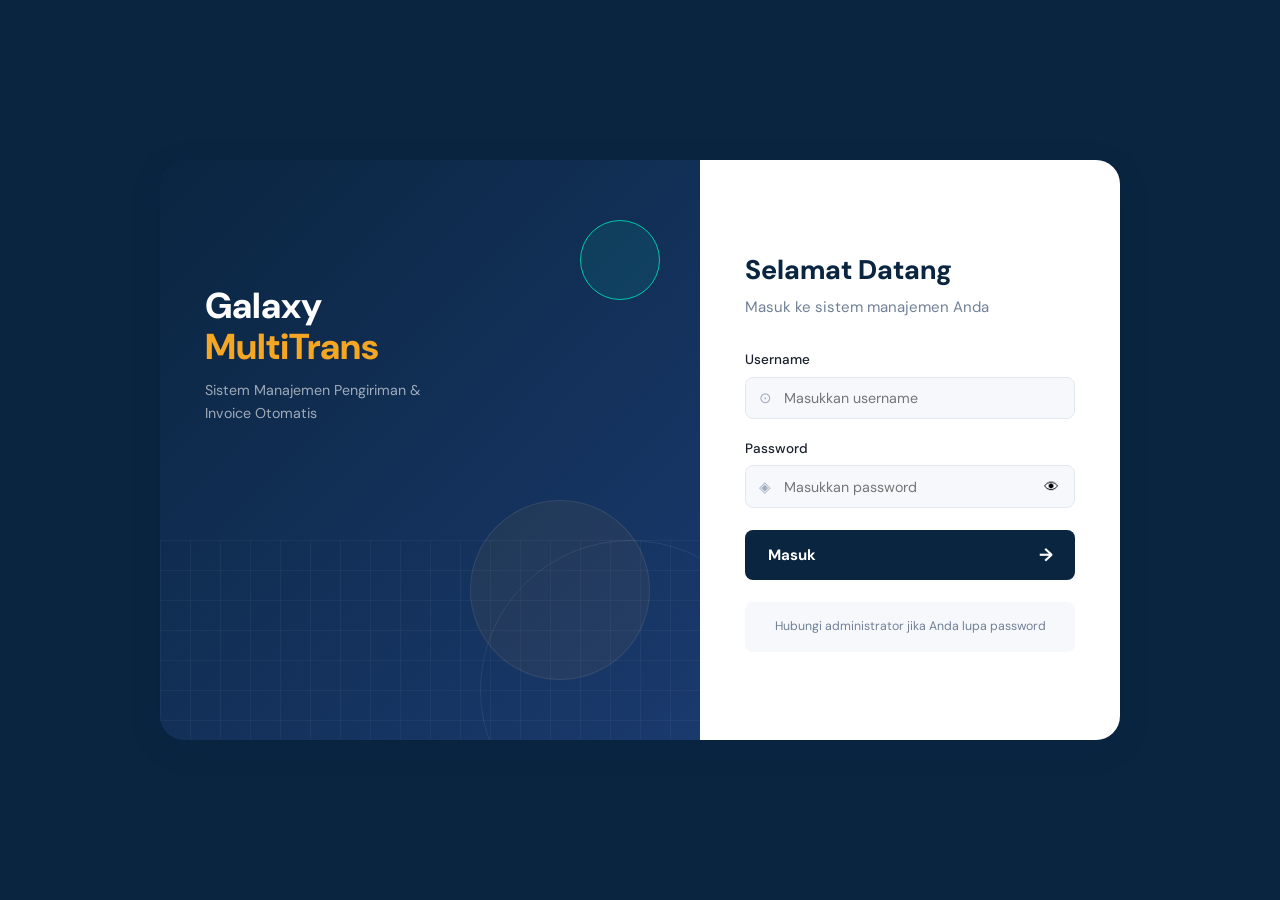
<file: pages/users.html>
<!doctype html>
<html lang="id">
  <head>
    <meta charset="UTF-8" />
    <meta
      name="viewport"
      content="width=device-width, initial-scale=1.0, viewport-fit=cover"
    />
    <title>Manajemen User — PT Galaxy MultiTrans</title>
    <link rel="stylesheet" href="../css/style.css" />
    <link rel="icon" type="image/png" href="../image/logo1.png" />
    <link rel="preconnect" href="https://fonts.googleapis.com" />
    <link rel="preconnect" href="https://fonts.gstatic.com" crossorigin />
    <link
      href="https://fonts.googleapis.com/css2?family=Syne:wght@400;600;700;800&family=DM+Sans:ital,wght@0,300;0,400;0,500;1,400&display=swap"
      rel="stylesheet"
    />
    <link href="https://unpkg.com/aos@2.3.1/dist/aos.css" rel="stylesheet" />
    <script src="https://unpkg.com/aos@2.3.1/dist/aos.js"></script>

    <style>
      /* ===== USER PAGE — MOBILE STYLES ===== */

      .mobile-list {
        margin-top: 0.25rem;
        display: none;
      }

      .user-card {
        background: var(--surface);
        border: 1px solid var(--border);
        border-radius: var(--radius);
        padding: 1rem;
        margin-bottom: 0.75rem;
      }
      .user-card-top {
        display: flex;
        align-items: center;
        justify-content: space-between;
        gap: 0.5rem;
        margin-bottom: 0.6rem;
      }
      .user-card-identity {
        display: flex;
        align-items: center;
        gap: 0.6rem;
        min-width: 0;
      }
      .user-card-avatar {
        width: 36px;
        height: 36px;
        border-radius: 50%;
        display: flex;
        align-items: center;
        justify-content: center;
        color: #fff;
        font-weight: 700;
        font-size: 0.9rem;
        flex-shrink: 0;
      }
      .user-card-name {
        font-weight: 700;
        font-size: 0.95rem;
        color: var(--primary);
        white-space: nowrap;
        overflow: hidden;
        text-overflow: ellipsis;
      }
      .user-card-rows {
        display: grid;
        grid-template-columns: auto 1fr;
        gap: 0.3rem 0.75rem;
        font-size: 0.82rem;
      }
      .user-card-rows dt {
        color: var(--text-secondary);
        white-space: nowrap;
      }
      .user-card-rows dd {
        font-weight: 500;
        overflow: hidden;
        text-overflow: ellipsis;
        white-space: nowrap;
      }

      @media (max-width: 640px) {
        .table-wrap table {
          display: none;
        }
        .mobile-list {
          display: block;
        }

        /* Teks tombol sembunyikan, tampilkan ikon */
        .btn-user-text {
          display: none;
        }
        .btn-user-icon {
          display: inline;
        }

        /* Modal sheet dari bawah */
        .modal-overlay {
          padding: 0;
          align-items: flex-end;
        }
        .modal {
          border-radius: 16px 16px 0 0 !important;
          max-height: 92vh;
        }
      }

      @media (min-width: 641px) {
        .btn-user-icon {
          display: none;
        }
      }
    </style>
  </head>
  <body>
    <div class="app-layout">
      <!-- ===== SIDEBAR ===== -->
      <aside class="sidebar" id="sidebar">
        <div class="sidebar-logo">
          <div class="logo-icon">
            <img src="../image/logo1.png" alt="Logo Galaxy MultiTrans" />
          </div>
          <div class="logo-text">
            <strong>Galaxy MultiTrans</strong>
            <span>Ekspedisi & Logistik</span>
          </div>
          <button
            class="sidebar-close"
            onclick="closeSidebar()"
            aria-label="Tutup menu"
          >
            ✕
          </button>
        </div>
        <nav class="sidebar-nav">
          <div class="nav-section">
            <div class="nav-section-label">Utama</div>
            <a href="dashboard.html" class="nav-item" onclick="closeSidebar()"
              ><span class="nav-icon">◈</span> Dashboard</a
            >
          </div>
          <div class="nav-section">
            <div class="nav-section-label">Transaksi</div>
            <a href="shipments.html" class="nav-item" onclick="closeSidebar()"
              ><span class="nav-icon">📦</span> Pengiriman</a
            >
            <a href="invoices.html" class="nav-item" onclick="closeSidebar()"
              ><span class="nav-icon">🧾</span> Invoice</a
            >
          </div>
          <div class="nav-section">
            <div class="nav-section-label">Data Master</div>
            <a href="customers.html" class="nav-item" onclick="closeSidebar()"
              ><span class="nav-icon">👥</span> Pelanggan</a
            >
            <a
              href="destinations.html"
              class="nav-item"
              onclick="closeSidebar()"
              ><span class="nav-icon">📍</span> Tujuan</a
            >
            <a href="services.html" class="nav-item" onclick="closeSidebar()"
              ><span class="nav-icon">⚙️</span> Layanan & Tarif</a
            >
          </div>
          <div class="nav-section">
            <div class="nav-section-label">Laporan</div>
            <a href="reports.html" class="nav-item" onclick="closeSidebar()"
              ><span class="nav-icon">📊</span> Laporan</a
            >
          </div>
          <div class="nav-section">
            <div class="nav-section-label">Administrasi</div>
            <a
              href="users.html"
              class="nav-item active"
              onclick="closeSidebar()"
              ><span class="nav-icon">🔑</span> Manajemen User</a
            >
          </div>
        </nav>
        <div class="sidebar-user">
          <div class="user-avatar" id="sidebarUserAvatar">A</div>
          <div class="user-info">
            <strong id="sidebarUserName">User</strong>
            <span id="sidebarUserRole">role</span>
          </div>
          <button class="btn-logout" onclick="API.logout()" aria-label="Logout">
            ⏻
          </button>
        </div>
      </aside>

      <div
        class="sidebar-overlay"
        id="sidebarOverlay"
        onclick="closeSidebar()"
      ></div>

      <!-- ===== MAIN CONTENT ===== -->
      <div class="main-content">
        <div class="topbar">
          <button
            class="menu-toggle"
            onclick="openSidebar()"
            aria-label="Buka menu"
          >
            ☰
          </button>
          <div class="topbar-title">
            <h2>Manajemen User</h2>
            <p>Kelola akun pengguna sistem</p>
          </div>
          <div class="topbar-actions">
            <button class="btn btn-primary" onclick="openAdd()">
              <span class="btn-user-text">+ User Baru</span>
              <span class="btn-user-icon">+</span>
            </button>
          </div>
        </div>

        <div class="page-content">
          <div data-aos="fade-down">
            <div class="alert alert-info mb-4">
              🔒 Halaman ini hanya dapat diakses oleh Admin. Kelola user dengan
              hati-hati.
            </div>
          </div>

          <div data-aos="fade-down" data-aos-delay="100">
            <div class="card">
              <div class="card-header"><h3>Daftar User</h3></div>

              <!-- Desktop table -->
              <div class="table-wrap">
                <table>
                  <thead>
                    <tr>
                      <th>Nama</th>
                      <th>Username</th>
                      <th>Email</th>
                      <th>Role</th>
                      <th>Dibuat</th>
                      <th>Aksi</th>
                    </tr>
                  </thead>
                  <tbody id="tableBody">
                    <tr>
                      <td
                        colspan="6"
                        style="
                          text-align: center;
                          padding: 2rem;
                          color: var(--text-secondary);
                        "
                      >
                        Memuat data...
                      </td>
                    </tr>
                  </tbody>
                </table>
              </div>

              <!-- Mobile card list -->
              <div class="mobile-list" id="mobileList">
                <div
                  style="
                    text-align: center;
                    padding: 2rem;
                    color: var(--text-secondary);
                  "
                >
                  Memuat data...
                </div>
              </div>
            </div>
          </div>
        </div>
      </div>
    </div>

    <!-- ===== MODAL: Form User ===== -->
    <div class="modal-overlay" id="modalForm">
      <div class="modal modal-sm">
        <div class="modal-header">
          <h3>Tambah User Baru</h3>
          <button class="modal-close" onclick="closeModal('modalForm')">
            ✕
          </button>
        </div>
        <div class="modal-body">
          <div id="formAlert"></div>
          <div class="form-group">
            <label class="form-label"
              >Nama Lengkap <span style="color: var(--danger)">*</span></label
            >
            <input
              class="form-control"
              id="fName"
              placeholder="Nama pengguna"
            />
          </div>
          <div class="form-group">
            <label class="form-label"
              >Username <span style="color: var(--danger)">*</span></label
            >
            <input
              class="form-control"
              id="fUsername"
              placeholder="Username login"
            />
          </div>
          <div class="form-group">
            <label class="form-label">Email</label>
            <input
              class="form-control"
              id="fEmail"
              type="email"
              placeholder="email@domain.com"
            />
          </div>
          <div class="form-group">
            <label class="form-label"
              >Password <span style="color: var(--danger)">*</span></label
            >
            <input
              class="form-control"
              id="fPassword"
              type="password"
              placeholder="Minimal 6 karakter"
            />
          </div>
          <div class="form-group">
            <label class="form-label"
              >Role <span style="color: var(--danger)">*</span></label
            >
            <select class="form-control" id="fRole">
              <option value="staff">Staff Operasional</option>
              <option value="keuangan">Staff Keuangan</option>
              <option value="admin">Admin</option>
            </select>
          </div>
          <div
            style="
              background: var(--bg);
              border-radius: var(--radius-sm);
              padding: 0.75rem;
              font-size: 0.82rem;
              color: var(--text-secondary);
            "
          >
            <strong>Hak Akses:</strong><br />
            • <strong>Staff</strong>: Input pengiriman, lihat data<br />
            • <strong>Keuangan</strong>: Kelola invoice, laporan keuangan<br />
            • <strong>Admin</strong>: Akses penuh semua fitur
          </div>
        </div>
        <div class="modal-footer">
          <button class="btn btn-outline" onclick="closeModal('modalForm')">
            Batal
          </button>
          <button class="btn btn-primary" onclick="saveData()" id="saveBtn">
            Buat User
          </button>
        </div>
      </div>
    </div>

    <script src="../js/api.js"></script>
    <script>
      /* ===== SIDEBAR ===== */
      function openSidebar() {
        document.getElementById("sidebar").classList.add("open");
        document.getElementById("sidebarOverlay").classList.add("open");
        document.body.style.overflow = "hidden";
      }
      function closeSidebar() {
        document.getElementById("sidebar").classList.remove("open");
        document.getElementById("sidebarOverlay").classList.remove("open");
        document.body.style.overflow = "";
      }
      window.addEventListener("resize", () => {
        if (window.innerWidth > 768) closeSidebar();
      });

      /* ===== INIT ===== */
      requireAuth();
      const user = API.getUser();
      if (user?.role !== "admin") {
        showToast("Akses ditolak", "error");
        setTimeout(() => (window.location.href = "dashboard.html"), 1500);
      }
      initUserInfo();

      let allData = [];
      const roleColors = {
        admin: "#553C9A",
        staff: "#2C5282",
        keuangan: "#744210",
      };

      /* ===== LOAD ===== */
      async function loadAll() {
        try {
          allData = await API.getUsers();
          renderTable(allData);
          renderMobileList(allData);
        } catch (e) {
          showToast(e.message, "error");
        }
      }

      /* ===== RENDER TABLE (Desktop) ===== */
      function renderTable(data) {
        const tbody = document.getElementById("tableBody");
        const currentUser = API.getUser();
        if (!data.length) {
          tbody.innerHTML =
            '<tr><td colspan="6" style="text-align:center;padding:2rem;color:var(--text-secondary)">Tidak ada user</td></tr>';
          return;
        }
        tbody.innerHTML = data
          .map(
            (u) => `
    <tr>
      <td>
        <div style="display:flex;align-items:center;gap:.6rem">
          <div style="width:32px;height:32px;background:${roleColors[u.role] || "var(--primary)"};border-radius:50%;display:flex;align-items:center;justify-content:center;color:#fff;font-weight:700;font-size:.85rem;flex-shrink:0">${u.name.charAt(0)}</div>
          <strong>${u.name}</strong>
        </div>
      </td>
      <td><code style="background:var(--bg);padding:.2rem .5rem;border-radius:4px;font-size:.85rem">${u.username}</code></td>
      <td>${u.email || "—"}</td>
      <td><span class="badge badge-${u.role}">${u.role}</span></td>
      <td>${formatDate(u.created_at)}</td>
      <td>
        ${
          u.id === currentUser?.id
            ? '<span style="color:var(--text-secondary);font-size:.8rem">Akun Saat Ini</span>'
            : `<button class="btn btn-danger btn-sm" onclick="deleteUser('${u.id}','${u.name}')">Hapus</button>`
        }
      </td>
    </tr>`,
          )
          .join("");
      }

      /* ===== RENDER CARD LIST (Mobile) ===== */
      function renderMobileList(data) {
        const el = document.getElementById("mobileList");
        const currentUser = API.getUser();
        if (!data.length) {
          el.innerHTML =
            '<div style="text-align:center;padding:2rem;color:var(--text-secondary)">Tidak ada user</div>';
          return;
        }
        el.innerHTML = data
          .map(
            (u) => `
    <div class="user-card">
      <div class="user-card-top">
        <div class="user-card-identity">
          <div class="user-card-avatar" style="background:${roleColors[u.role] || "var(--primary)"}">
            ${u.name.charAt(0)}
          </div>
          <span class="user-card-name">${u.name}</span>
        </div>
        <div style="display:flex;align-items:center;gap:.5rem;flex-shrink:0">
          <span class="badge badge-${u.role}">${u.role}</span>
          ${
            u.id === currentUser?.id
              ? ""
              : `<button class="btn btn-danger btn-sm" onclick="deleteUser('${u.id}','${u.name}')">🗑</button>`
          }
        </div>
      </div>
      <dl class="user-card-rows">
        <dt>👤</dt><dd><code style="background:var(--bg);padding:.1rem .4rem;border-radius:4px;font-size:.8rem">${u.username}</code></dd>
        <dt>📧</dt><dd>${u.email || "—"}</dd>
        <dt>📅</dt><dd>${formatDate(u.created_at)}</dd>
        ${u.id === currentUser?.id ? `<dt></dt><dd style="color:var(--text-secondary);font-size:.78rem">Akun Saat Ini</dd>` : ""}
      </dl>
    </div>`,
          )
          .join("");
      }

      /* ===== OPEN ADD ===== */
      function openAdd() {
        ["fName", "fUsername", "fEmail", "fPassword"].forEach(
          (id) => (document.getElementById(id).value = ""),
        );
        document.getElementById("fRole").value = "staff";
        document.getElementById("formAlert").innerHTML = "";
        openModal("modalForm");
      }

      /* ===== SAVE ===== */
      async function saveData() {
        const btn = document.getElementById("saveBtn");
        btn.disabled = true;
        try {
          const data = {
            name: document.getElementById("fName").value.trim(),
            username: document.getElementById("fUsername").value.trim(),
            email: document.getElementById("fEmail").value.trim(),
            password: document.getElementById("fPassword").value,
            role: document.getElementById("fRole").value,
          };
          if (!data.name || !data.username || !data.password) {
            document.getElementById("formAlert").innerHTML =
              '<div class="alert alert-error">Lengkapi semua field wajib</div>';
            return;
          }
          if (data.password.length < 6) {
            document.getElementById("formAlert").innerHTML =
              '<div class="alert alert-error">Password minimal 6 karakter</div>';
            return;
          }
          await API.createUser(data);
          closeModal("modalForm");
          showToast("User berhasil dibuat!");
          loadAll();
        } catch (e) {
          document.getElementById("formAlert").innerHTML =
            `<div class="alert alert-error">${e.message}</div>`;
        } finally {
          btn.disabled = false;
        }
      }

      /* ===== DELETE ===== */
      async function deleteUser(id, name) {
        if (
          !confirmAction(
            `Yakin hapus user "${name}"? Tindakan ini tidak bisa dibatalkan.`,
          )
        )
          return;
        try {
          await API.deleteUser(id);
          showToast("User dihapus");
          loadAll();
        } catch (e) {
          showToast(e.message, "error");
        }
      }

      /* ===== AOS ===== */
      AOS.init({
        duration: 700,
        easing: "ease-in-out",
        once: true,
        disable: window.innerWidth < 768,
      });

      loadAll();
    </script>
  </body>
</html>
</file>
<file: css/style.css>
/* ===== VARIABLES ===== */
:root {
  --primary: #0a2540;
  --primary-light: #0d3060;
  --accent: #f5a623;
  --accent2: #00c9a7;
  --danger: #e53e3e;
  --success: #38a169;
  --warning: #dd6b20;
  --info: #3182ce;
  --bg: #f7f8fc;
  --surface: #ffffff;
  --surface2: #f0f2f8;
  --border: #e2e8f0;
  --text: #1a202c;
  --text-secondary: #718096;
  --text-light: #a0aec0;
  --sidebar-w: 260px;
  --header-h: 64px;
  --radius: 12px;
  --radius-sm: 8px;
  --shadow: 0 1px 3px rgba(0, 0, 0, 0.08), 0 4px 16px rgba(0, 0, 0, 0.06);
  --shadow-lg: 0 8px 32px rgba(10, 37, 64, 0.12);
  --font-display: "DM Sans", sans-serif;
  --font-body: "DM Sans", sans-serif;
  --transition: all 0.2s ease;
}

/* ===== RESET ===== */
*,
*::before,
*::after {
  box-sizing: border-box;
  margin: 0;
  padding: 0;
}
html {
  font-size: 15px;
}
body {
  font-family: var(--font-body);
  background: var(--bg);
  color: var(--text);
  line-height: 1.6;
  overflow-x: hidden;
}
a {
  text-decoration: none;
  color: inherit;
}
button {
  cursor: pointer;
  font-family: inherit;
}
input,
select,
textarea {
  font-family: inherit;
}
ul {
  list-style: none;
}
img {
  max-width: 100%;
  height: auto;
}

/* ===== LOGIN ===== */
.login-body {
  background: var(--primary);
  min-height: 100vh;
  display: flex;
  align-items: center;
  justify-content: center;
  padding: 1rem;
}
.login-wrapper {
  display: flex;
  width: 100%;
  max-width: 960px;
  min-height: 580px;
  border-radius: 24px;
  overflow: hidden;
  box-shadow: var(--shadow-lg);
}
.login-left {
  flex: 1;
  background: linear-gradient(135deg, var(--primary) 0%, #1a3a6e 100%);
  padding: 3rem;
  display: flex;
  flex-direction: column;
  justify-content: space-between;
  position: relative;
  overflow: hidden;
}
.login-brand .brand-icon {
  font-size: 2.5rem;
  color: var(--accent);
  margin-bottom: 0.75rem;
}
.login-brand h1 {
  font-family: var(--font-display);
  font-size: 2.4rem;
  font-weight: 800;
  color: #fff;
  line-height: 1.15;
  padding-top: 80px;
  position: relative;
  z-index: 2;
}
.login-brand h1 span {
  color: var(--accent);
}
.login-brand p {
  color: rgba(255, 255, 255, 0.6);
  margin-top: 0.75rem;
  font-size: 0.95rem;
  max-width: 260px;
  position: relative;
  z-index: 2;
}
.deco-circle {
  position: absolute;
  border-radius: 50%;
  border: 1.5px solid rgba(255, 255, 255, 0.08);
}
.c1 {
  width: 300px;
  height: 300px;
  bottom: -100px;
  right: -80px;
}
.c2 {
  width: 180px;
  height: 180px;
  bottom: 60px;
  right: 50px;
  background: rgba(245, 166, 35, 0.06);
}
.c3 {
  width: 80px;
  height: 80px;
  top: 60px;
  right: 40px;
  background: rgba(0, 201, 167, 0.1);
  border-color: var(--accent2);
}
.deco-grid {
  position: absolute;
  bottom: 0;
  left: 0;
  right: 0;
  height: 200px;
  background-image:
    linear-gradient(rgba(255, 255, 255, 0.04) 1px, transparent 1px),
    linear-gradient(90deg, rgba(255, 255, 255, 0.04) 1px, transparent 1px);
  background-size: 30px 30px;
}
.login-right {
  width: 420px;
  background: var(--surface);
  padding: 3rem;
  display: flex;
  align-items: center;
}
.login-box {
  width: 100%;
}
.login-header {
  margin-bottom: 2rem;
}
.login-header h2 {
  font-family: var(--font-display);
  font-size: 1.8rem;
  font-weight: 800;
  color: var(--primary);
}
.login-header p {
  color: var(--text-secondary);
  margin-top: 0.25rem;
}
.login-form .form-group {
  margin-bottom: 1.25rem;
}
.login-form label {
  display: block;
  font-weight: 500;
  margin-bottom: 0.4rem;
  font-size: 0.9rem;
  color: var(--text);
}
.input-wrap {
  position: relative;
  display: flex;
  align-items: center;
}
.input-icon {
  position: absolute;
  left: 14px;
  font-size: 1rem;
  color: var(--text-light);
  pointer-events: none;
}
.input-wrap input {
  width: 100%;
  padding: 0.75rem 1rem 0.75rem 2.5rem;
  border: 1.5px solid var(--border);
  border-radius: var(--radius-sm);
  font-size: 0.95rem;
  transition: var(--transition);
  background: var(--bg);
}
.input-wrap input:focus {
  outline: none;
  border-color: var(--primary);
  background: #fff;
  box-shadow: 0 0 0 3px rgba(10, 37, 64, 0.08);
}
.toggle-pw {
  position: absolute;
  right: 12px;
  background: none;
  border: none;
  font-size: 1rem;
  padding: 0.25rem;
}
.btn-login {
  width: 100%;
  padding: 0.85rem 1.5rem;
  background: var(--primary);
  color: #fff;
  border: none;
  border-radius: var(--radius-sm);
  font-family: var(--font-display);
  font-size: 1rem;
  font-weight: 700;
  display: flex;
  align-items: center;
  justify-content: space-between;
  transition: var(--transition);
  margin-top: 1.5rem;
}
.btn-login:hover {
  background: var(--primary-light);
  transform: translateY(-1px);
  box-shadow: 0 6px 20px rgba(10, 37, 64, 0.3);
}
.btn-login .btn-arrow {
  font-size: 1.2rem;
  transition: var(--transition);
}
.btn-login:hover .btn-arrow {
  transform: translateX(4px);
}
.btn-login.loading {
  opacity: 0.7;
  pointer-events: none;
}
.login-hint {
  margin-top: 1.5rem;
  padding: 1rem;
  background: var(--bg);
  border-radius: var(--radius-sm);
}
.login-hint p {
  font-size: 0.82rem;
  color: var(--text-secondary);
  text-align: center;
}

/* ===== LAYOUT ===== */
.app-layout {
  display: flex;
  min-height: 100vh;
  position: relative;
}

/* ===== SIDEBAR ===== */
.sidebar {
  width: var(--sidebar-w);
  background: var(--primary);
  position: fixed;
  top: 0;
  left: 0;
  height: 100vh;
  display: flex;
  flex-direction: column;
  z-index: 1000;
  transition: transform 0.3s cubic-bezier(0.4, 0, 0.2, 1);
  /* Pastikan sidebar selalu di atas overlay */
  will-change: transform;
}
.sidebar-logo {
  padding: 1.5rem 1.25rem;
  border-bottom: 1px solid rgba(255, 255, 255, 0.08);
  display: flex;
  align-items: center;
  gap: 0.75rem;
}
.sidebar-logo .logo-icon {
  width: 38px;
  height: 38px;
  background: var(--accent);
  border-radius: 10px;
  display: flex;
  align-items: center;
  justify-content: center;
  font-size: 1.2rem;
  flex-shrink: 0;
}
.sidebar-logo .logo-icon img {
  width: 24px;
  height: 24px;
  object-fit: contain;
}
.sidebar-logo .logo-text {
  flex: 1;
}
.sidebar-logo .logo-text strong {
  display: block;
  font-family: var(--font-display);
  font-weight: 800;
  font-size: 0.92rem;
  color: #fff;
  line-height: 1.2;
}
.sidebar-logo .logo-text span {
  font-size: 0.75rem;
  color: rgba(255, 255, 255, 0.5);
}

/* Tombol close sidebar (hanya tampil di mobile) */
.sidebar-close {
  display: none;
  background: none;
  border: none;
  color: rgba(255, 255, 255, 0.6);
  font-size: 1.4rem;
  padding: 0.25rem;
  margin-left: auto;
  line-height: 1;
  transition: var(--transition);
  flex-shrink: 0;
}
.sidebar-close:hover {
  color: #fff;
}

.sidebar-nav {
  flex: 1;
  padding: 1rem 0;
  overflow-y: auto;
  -ms-overflow-style: none;
  scrollbar-width: none;
}
.sidebar-nav::-webkit-scrollbar {
  display: none;
}
.nav-section {
  margin-bottom: 0.5rem;
}
.nav-section-label {
  padding: 0.4rem 1.25rem;
  font-size: 0.7rem;
  font-weight: 700;
  letter-spacing: 0.08em;
  text-transform: uppercase;
  color: rgba(255, 255, 255, 0.3);
}
.nav-item {
  display: flex;
  align-items: center;
  gap: 0.75rem;
  padding: 0.65rem 1.25rem;
  color: rgba(255, 255, 255, 0.65);
  border-radius: 0;
  cursor: pointer;
  transition: var(--transition);
  font-size: 0.9rem;
  position: relative;
}
.nav-item:hover {
  color: #fff;
  background: rgba(255, 255, 255, 0.07);
}
.nav-item.active {
  color: #fff;
  background: rgba(245, 166, 35, 0.15);
}
.nav-item.active::before {
  content: "";
  position: absolute;
  left: 0;
  top: 50%;
  transform: translateY(-50%);
  width: 3px;
  height: 60%;
  background: var(--accent);
  border-radius: 0 2px 2px 0;
}
.nav-item .nav-icon {
  font-size: 1.1rem;
  width: 22px;
  text-align: center;
}
.nav-item .nav-badge {
  margin-left: auto;
  background: var(--accent);
  color: var(--primary);
  font-size: 0.7rem;
  font-weight: 700;
  padding: 0.15rem 0.45rem;
  border-radius: 20px;
}
.sidebar-user {
  margin-top: auto;
  background: var(--primary);
  position: sticky;
  bottom: 0;
  z-index: 10;
  padding: 1rem 1.25rem;
  border-top: 1px solid rgba(255, 255, 255, 0.08);
  display: flex;
  align-items: center;
  gap: 0.75rem;
}
.user-avatar {
  width: 36px;
  height: 36px;
  background: var(--accent2);
  border-radius: 50%;
  display: flex;
  align-items: center;
  justify-content: center;
  font-weight: 700;
  font-size: 0.9rem;
  color: #fff;
  flex-shrink: 0;
}
.user-info {
  flex: 1;
  overflow: hidden;
}
.user-info strong {
  display: block;
  font-size: 0.85rem;
  color: #fff;
  white-space: nowrap;
  overflow: hidden;
  text-overflow: ellipsis;
}
.user-info span {
  font-size: 0.75rem;
  color: rgba(255, 255, 255, 0.5);
  text-transform: capitalize;
}
.btn-logout {
  background: none;
  border: none;
  color: rgba(255, 255, 255, 0.5);
  font-size: 1rem;
  padding: 0.25rem;
  transition: var(--transition);
}
.btn-logout:hover {
  color: var(--danger);
}

/* ===== MAIN CONTENT ===== */
.main-content {
  margin-left: var(--sidebar-w);
  flex: 1;
  min-width: 0;
  transition: margin-left 0.3s cubic-bezier(0.4, 0, 0.2, 1);
}
.topbar {
  height: var(--header-h);
  background: var(--surface);
  border-bottom: 1px solid var(--border);
  display: flex;
  align-items: center;
  padding: 0 1.5rem;
  gap: 1rem;
  position: sticky;
  top: 0;
  z-index: 90;
}

/* Hamburger Menu Button */
.menu-toggle {
  display: none;
  background: none;
  border: 1px solid var(--border);
  border-radius: var(--radius-sm);
  width: 38px;
  height: 38px;
  align-items: center;
  justify-content: center;
  font-size: 1.2rem;
  color: var(--primary);
  transition: var(--transition);
  flex-shrink: 0;
}
.menu-toggle:hover {
  background: var(--bg);
  border-color: var(--primary);
}

.topbar-title {
  flex: 1;
  min-width: 0;
}
.topbar-title h2 {
  font-family: var(--font-display);
  font-weight: 700;
  font-size: 1.1rem;
  color: var(--primary);
  white-space: nowrap;
  overflow: hidden;
  text-overflow: ellipsis;
}
.topbar-title p {
  font-size: 0.8rem;
  color: var(--text-secondary);
  white-space: nowrap;
  overflow: hidden;
  text-overflow: ellipsis;
}
.topbar-actions {
  display: flex;
  align-items: center;
  gap: 0.75rem;
  flex-shrink: 0;
}
.notif-btn {
  position: relative;
  width: 38px;
  height: 38px;
  border: 1px solid var(--border);
  border-radius: var(--radius-sm);
  background: var(--surface);
  display: flex;
  align-items: center;
  justify-content: center;
  font-size: 1rem;
  transition: var(--transition);
  flex-shrink: 0;
}
.notif-btn:hover {
  background: var(--bg);
}
.notif-dot {
  position: absolute;
  top: 7px;
  right: 7px;
  width: 8px;
  height: 8px;
  background: var(--danger);
  border-radius: 50%;
  border: 2px solid #fff;
}
.page-content {
  padding: 1.5rem;
}

/* ===== SIDEBAR OVERLAY ===== */
.sidebar-overlay {
  display: none;
  position: fixed;
  inset: 0;
  background: rgba(10, 37, 64, 0.5);
  backdrop-filter: blur(2px);
  -webkit-backdrop-filter: blur(2px);
  z-index: 999;
  opacity: 0;
  transition: opacity 0.3s ease;
  cursor: pointer;
}
.sidebar-overlay.open {
  display: block;
  opacity: 1;
}

/* ===== CARDS ===== */
.card {
  background: var(--surface);
  border-radius: var(--radius);
  border: 1px solid var(--border);
  overflow: hidden;
  margin-bottom: 1.5rem;
}
.card:last-child {
  margin-bottom: 0;
}
.card-header {
  padding: 1.25rem 1.5rem;
  border-bottom: 1px solid var(--border);
  display: flex;
  align-items: center;
  justify-content: space-between;
  gap: 0.5rem;
  flex-wrap: wrap;
}
.card-header h3 {
  font-family: var(--font-display);
  font-weight: 700;
  font-size: 1rem;
}
.card-body {
  padding: 1.5rem;
}

/* ===== STATS GRID ===== */
.stats-grid {
  display: grid;
  grid-template-columns: repeat(4, 1fr);
  gap: 1rem;
  margin-bottom: 1.5rem;
}
.stat-card {
  background: var(--surface);
  border-radius: var(--radius);
  padding: 1.25rem;
  border: 1px solid var(--border);
  display: flex;
  align-items: center;
  gap: 1rem;
  transition: var(--transition);
}
.stat-card:hover {
  transform: translateY(-2px);
  box-shadow: var(--shadow);
}
.stat-icon {
  width: 48px;
  height: 48px;
  border-radius: var(--radius-sm);
  display: flex;
  align-items: center;
  justify-content: center;
  font-size: 1.4rem;
  flex-shrink: 0;
}
.stat-icon.blue {
  background: #ebf4ff;
}
.stat-icon.orange {
  background: #fffaf0;
}
.stat-icon.green {
  background: #f0fff4;
}
.stat-icon.red {
  background: #fff5f5;
}

.stat-info {
  min-width: 0;
}
.stat-info label {
  font-size: 0.8rem;
  color: var(--text-secondary);
  display: block;
  white-space: nowrap;
  overflow: hidden;
  text-overflow: ellipsis;
}
.stat-info strong {
  display: block;
  font-family: var(--font-display);
  font-size: 1.5rem;
  font-weight: 800;
  color: var(--primary);
  line-height: 1.2;
  white-space: nowrap;
  overflow: hidden;
  text-overflow: ellipsis;
}
.stat-info small {
  font-size: 0.75rem;
  color: var(--text-secondary);
}

/* ===== TABLES ===== */
.table-wrap {
  overflow-x: auto;
  -webkit-overflow-scrolling: touch;
  margin: 0 -1.5rem;
  padding: 0 1.5rem;
}
table {
  width: 100%;
  border-collapse: collapse;
  font-size: 0.88rem;
}
thead tr {
  border-bottom: 2px solid var(--border);
}
th {
  padding: 0.75rem 1rem;
  text-align: left;
  font-weight: 600;
  font-size: 0.8rem;
  text-transform: uppercase;
  letter-spacing: 0.04em;
  color: var(--text-secondary);
  white-space: nowrap;
}
td {
  padding: 0.75rem 1rem;
  border-bottom: 1px solid var(--border);
  vertical-align: middle;
  white-space: nowrap;
}
tr:last-child td {
  border-bottom: none;
}
tbody tr:hover {
  background: var(--bg);
}
.td-actions {
  display: flex;
  gap: 0.4rem;
}

/* ===== BADGES ===== */
.badge {
  display: inline-flex;
  align-items: center;
  gap: 0.3rem;
  padding: 0.25rem 0.65rem;
  border-radius: 20px;
  font-size: 0.78rem;
  font-weight: 600;
  white-space: nowrap;
}
.badge::before {
  content: "";
  width: 6px;
  height: 6px;
  border-radius: 50%;
  background: currentColor;
}
.badge-pending {
  background: #fffaf0;
  color: var(--warning);
}
.badge-dikirim {
  background: #ebf8ff;
  color: var(--info);
}
.badge-selesai {
  background: #f0fff4;
  color: var(--success);
}
.badge-lunas {
  background: #f0fff4;
  color: var(--success);
}
.badge-belum {
  background: #fff5f5;
  color: var(--danger);
}
.badge-admin {
  background: #e9d8fd;
  color: #553c9a;
}
.badge-staff {
  background: #bee3f8;
  color: #2c5282;
}
.badge-keuangan {
  background: #fefcbf;
  color: #744210;
}

/* ===== BUTTONS ===== */
.btn {
  display: inline-flex;
  align-items: center;
  gap: 0.4rem;
  padding: 0.55rem 1rem;
  border-radius: var(--radius-sm);
  border: none;
  font-size: 0.88rem;
  font-weight: 500;
  cursor: pointer;
  transition: var(--transition);
  white-space: nowrap;
}
.btn-primary {
  background: var(--primary);
  color: #fff;
}
.btn-primary:hover {
  background: var(--primary-light);
  box-shadow: 0 4px 12px rgba(10, 37, 64, 0.25);
}
.btn-accent {
  background: var(--accent);
  color: var(--primary);
  font-weight: 700;
}
.btn-accent:hover {
  background: #e09518;
}
.btn-success {
  background: var(--success);
  color: #fff;
}
.btn-success:hover {
  background: #2f855a;
}
.btn-danger {
  background: var(--danger);
  color: #fff;
}
.btn-danger:hover {
  background: #c53030;
}
.btn-outline {
  background: transparent;
  border: 1.5px solid var(--border);
  color: var(--text);
}
.btn-outline:hover {
  border-color: var(--primary);
  color: var(--primary);
  background: rgba(10, 37, 64, 0.04);
}
.btn-sm {
  padding: 0.35rem 0.75rem;
  font-size: 0.82rem;
}
.btn-icon {
  width: 32px;
  height: 32px;
  padding: 0;
  justify-content: center;
  border-radius: var(--radius-sm);
  background: var(--bg);
  border: 1px solid var(--border);
}
.btn-icon:hover {
  background: var(--primary);
  color: #fff;
  border-color: var(--primary);
}

/* ===== FORMS ===== */
.form-grid {
  display: grid;
  grid-template-columns: repeat(2, 1fr);
  gap: 1rem;
}
.form-group {
  margin-bottom: 0.25rem;
}
.form-group.full {
  grid-column: 1 / -1;
}
.form-label {
  display: block;
  font-weight: 500;
  font-size: 0.85rem;
  margin-bottom: 0.4rem;
  color: var(--text);
}
.form-label span {
  color: var(--danger);
}
.form-control {
  width: 100%;
  padding: 0.65rem 1rem;
  border: 1.5px solid var(--border);
  border-radius: var(--radius-sm);
  font-size: 0.9rem;
  color: var(--text);
  background: var(--surface);
  transition: var(--transition);
}
.form-control:focus {
  outline: none;
  border-color: var(--primary);
  box-shadow: 0 0 0 3px rgba(10, 37, 64, 0.08);
}
.form-control:disabled {
  background: var(--bg);
  color: var(--text-secondary);
  cursor: not-allowed;
}
select.form-control {
  appearance: none;
  background-image: url("data:image/svg+xml,%3Csvg xmlns='http://www.w3.org/2000/svg' width='12' height='12' viewBox='0 0 12 12'%3E%3Cpath fill='%23718096' d='M6 8L1 3h10z'/%3E%3C/svg%3E");
  background-repeat: no-repeat;
  background-position: right 12px center;
  padding-right: 2.5rem;
}
.form-text {
  font-size: 0.8rem;
  color: var(--text-secondary);
  margin-top: 0.3rem;
}

/* ===== MODALS ===== */
.modal-overlay {
  position: fixed;
  inset: 0;
  background: rgba(10, 37, 64, 0.5);
  z-index: 1000;
  display: flex;
  align-items: center;
  justify-content: center;
  padding: 1rem;
  backdrop-filter: blur(4px);
  opacity: 0;
  pointer-events: none;
  transition: opacity 0.2s;
}
.modal-overlay.open {
  opacity: 1;
  pointer-events: all;
}
.modal {
  background: var(--surface);
  border-radius: 16px;
  width: 100%;
  max-height: 90vh;
  overflow-y: auto;
  box-shadow: 0 20px 60px rgba(10, 37, 64, 0.2);
  transform: translateY(20px);
  transition: transform 0.2s;
}
.modal-overlay.open .modal {
  transform: translateY(0);
}
.modal-sm {
  max-width: 440px;
}
.modal-md {
  max-width: 620px;
}
.modal-lg {
  max-width: 820px;
}

.modal-header {
  padding: 1.25rem 1.5rem;
  border-bottom: 1px solid var(--border);
  display: flex;
  align-items: center;
  justify-content: space-between;
  gap: 0.5rem;
  position: sticky;
  top: 0;
  background: var(--surface);
  z-index: 1;
}
.modal-header h3 {
  font-family: var(--font-display);
  font-weight: 700;
  font-size: 1.05rem;
}
.modal-close {
  background: none;
  border: none;
  font-size: 1.3rem;
  color: var(--text-secondary);
  padding: 0.25rem;
  border-radius: 6px;
  transition: var(--transition);
  flex-shrink: 0;
}
.modal-close:hover {
  background: var(--bg);
  color: var(--danger);
}
.modal-body {
  padding: 1.5rem;
}
.modal-footer {
  padding: 1rem 1.5rem;
  border-top: 1px solid var(--border);
  display: flex;
  justify-content: flex-end;
  gap: 0.75rem;
  flex-wrap: wrap;
}

/* ===== ALERTS ===== */
.alert {
  padding: 0.75rem 1rem;
  border-radius: var(--radius-sm);
  font-size: 0.88rem;
  margin-bottom: 1rem;
}
.alert-error {
  background: #fff5f5;
  color: var(--danger);
  border: 1px solid #fed7d7;
}
.alert-success {
  background: #f0fff4;
  color: var(--success);
  border: 1px solid #c6f6d5;
}
.alert-warning {
  background: #fffaf0;
  color: var(--warning);
  border: 1px solid #feebc8;
}
.alert-info {
  background: #ebf8ff;
  color: var(--info);
  border: 1px solid #bee3f8;
}

/* ===== SEARCH & FILTERS ===== */
.toolbar {
  display: flex;
  align-items: center;
  gap: 0.75rem;
  margin-bottom: 1rem;
  flex-wrap: wrap;
}
.search-wrap {
  position: relative;
  flex: 1;
  min-width: 200px;
  max-width: 320px;
}
.search-wrap input {
  width: 100%;
  padding: 0.6rem 1rem 0.6rem 2.2rem;
  border: 1.5px solid var(--border);
  border-radius: var(--radius-sm);
  font-size: 0.88rem;
}
.search-wrap input:focus {
  outline: none;
  border-color: var(--primary);
}
.search-icon {
  position: absolute;
  left: 0.75rem;
  top: 50%;
  transform: translateY(-50%);
  color: var(--text-light);
  font-size: 0.9rem;
  pointer-events: none;
}
.filter-select {
  padding: 0.6rem 2rem 0.6rem 0.75rem;
  border: 1.5px solid var(--border);
  border-radius: var(--radius-sm);
  font-size: 0.88rem;
  background: var(--surface);
  appearance: none;
  background-image: url("data:image/svg+xml,%3Csvg xmlns='http://www.w3.org/2000/svg' width='12' height='12' viewBox='0 0 12 12'%3E%3Cpath fill='%23718096' d='M6 8L1 3h10z'/%3E%3C/svg%3E");
  background-repeat: no-repeat;
  background-position: right 8px center;
  cursor: pointer;
}
.filter-select:focus {
  outline: none;
  border-color: var(--primary);
}

/* ===== EMPTY STATE ===== */
.empty-state {
  text-align: center;
  padding: 3rem 1rem;
  color: var(--text-secondary);
}
.empty-state .empty-icon {
  font-size: 3rem;
  margin-bottom: 1rem;
}
.empty-state p {
  font-size: 0.9rem;
}

/* ===== PAGINATION ===== */
.pagination {
  display: flex;
  align-items: center;
  justify-content: space-between;
  padding-top: 1rem;
  font-size: 0.85rem;
  color: var(--text-secondary);
  flex-wrap: wrap;
  gap: 1rem;
}
.page-btns {
  display: flex;
  gap: 0.4rem;
}
.page-btn {
  width: 32px;
  height: 32px;
  border: 1px solid var(--border);
  background: var(--surface);
  border-radius: var(--radius-sm);
  display: flex;
  align-items: center;
  justify-content: center;
  cursor: pointer;
  font-size: 0.85rem;
  transition: var(--transition);
}
.page-btn:hover,
.page-btn.active {
  background: var(--primary);
  color: #fff;
  border-color: var(--primary);
}

/* ===== INVOICE PRINT ===== */
.invoice-preview {
  font-family: var(--font-body);
  max-width: 800px;
  margin: 0 auto;
}
.inv-header {
  display: flex;
  justify-content: space-between;
  align-items: flex-start;
  padding-bottom: 1.5rem;
  border-bottom: 3px solid var(--primary);
  margin-bottom: 1.5rem;
}
.inv-company h2 {
  font-family: var(--font-display);
  font-size: 1.4rem;
  font-weight: 800;
  color: var(--primary);
}
.inv-company p {
  font-size: 0.82rem;
  color: var(--text-secondary);
}
.inv-meta {
  text-align: right;
}
.inv-meta .inv-num {
  font-family: var(--font-display);
  font-size: 1.1rem;
  font-weight: 700;
  color: var(--primary);
}
.inv-meta p {
  font-size: 0.82rem;
  color: var(--text-secondary);
}
.inv-parties {
  display: grid;
  grid-template-columns: 1fr 1fr;
  gap: 1.5rem;
  margin-bottom: 1.5rem;
}
.inv-party h4 {
  font-size: 0.75rem;
  text-transform: uppercase;
  letter-spacing: 0.06em;
  color: var(--text-secondary);
  margin-bottom: 0.4rem;
}
.inv-party strong {
  display: block;
  font-weight: 600;
}
.inv-party p {
  font-size: 0.88rem;
  color: var(--text-secondary);
}
.inv-table {
  width: 100%;
  border-collapse: collapse;
  margin-bottom: 1.5rem;
  font-size: 0.88rem;
}
.inv-table th {
  background: var(--bg);
  color: black;
  padding: 0.65rem 1rem;
  text-align: left;
}
.inv-table td {
  padding: 0.65rem 1rem;
  border-bottom: 1px solid var(--border);
}
.inv-totals {
  width: 280px;
  margin-left: auto;
}
.inv-total-row {
  display: flex;
  justify-content: space-between;
  padding: 0.4rem 0;
  font-size: 0.88rem;
}
.inv-total-row.total {
  font-family: var(--font-display);
  font-weight: 700;
  font-size: 1rem;
  border-top: 2px solid var(--primary);
  padding-top: 0.75rem;
  margin-top: 0.25rem;
  color: var(--primary);
}
.inv-footer {
  margin-top: 2rem;
  padding-top: 1rem;
  border-top: 1px solid var(--border);
  display: flex;
  justify-content: space-between;
  font-size: 0.8rem;
  color: var(--text-secondary);
}
.inv-stamp {
  text-align: center;
}
.inv-stamp p {
  font-size: 0.8rem;
  color: var(--text-secondary);
}
.stamp-box {
  width: 120px;
  height: 80px;
  border: 1px dashed var(--border);
  border-radius: 8px;
  margin: 0.5rem auto 0;
  display: flex;
  align-items: center;
  justify-content: center;
  font-size: 0.75rem;
  color: var(--text-light);
}

/* ===== UTILS ===== */
.flex {
  display: flex;
}
.items-center {
  align-items: center;
}
.gap-2 {
  gap: 0.5rem;
}
.gap-3 {
  gap: 0.75rem;
}
.ml-auto {
  margin-left: auto;
}
.text-right {
  text-align: right;
}
.text-sm {
  font-size: 0.85rem;
}
.text-secondary {
  color: var(--text-secondary);
}
.font-bold {
  font-weight: 700;
}
.mb-4 {
  margin-bottom: 1rem;
}
.mb-6 {
  margin-bottom: 1.5rem;
}

.grid-2 {
  display: grid;
  grid-template-columns: 1fr 1fr;
  gap: 1.5rem;
}
.two-col {
  display: grid;
  grid-template-columns: 1fr 1fr;
  gap: 1rem;
}
.three-col {
  display: grid;
  grid-template-columns: 1fr 1fr 1fr;
  gap: 1rem;
}

.cost-display {
  background: linear-gradient(135deg, var(--primary) 0%, #1a3a6e 100%);
  color: #fff;
  border-radius: var(--radius);
  padding: 1rem 1.5rem;
  display: flex;
  justify-content: space-between;
  align-items: center;
  margin-top: 0.75rem;
  gap: 1rem;
}
.cost-display label {
  font-size: 0.85rem;
  opacity: 0.7;
}
.cost-display strong {
  font-family: var(--font-display);
  font-size: 1.4rem;
  font-weight: 800;
  color: var(--accent);
  text-align: right;
}
.section-divider {
  border: none;
  border-top: 1px solid var(--border);
  margin: 1.25rem 0;
}
.loading-overlay {
  position: fixed;
  inset: 0;
  background: rgba(255, 255, 255, 0.7);
  z-index: 9999;
  display: flex;
  align-items: center;
  justify-content: center;
  font-size: 1.2rem;
}
.spinner {
  width: 40px;
  height: 40px;
  border: 3px solid var(--border);
  border-top-color: var(--primary);
  border-radius: 50%;
  animation: spin 0.7s linear infinite;
}
@keyframes spin {
  to {
    transform: rotate(360deg);
  }
}
.toast-container {
  position: fixed;
  bottom: 1.5rem;
  right: 1.5rem;
  z-index: 9999;
  display: flex;
  flex-direction: column;
  gap: 0.5rem;
}
.toast {
  padding: 0.75rem 1.25rem;
  border-radius: var(--radius-sm);
  font-size: 0.88rem;
  font-weight: 500;
  color: #fff;
  box-shadow: var(--shadow-lg);
  animation: slideIn 0.3s ease;
  display: flex;
  align-items: center;
  gap: 0.5rem;
}
.toast-success {
  background: var(--success);
}
.toast-error {
  background: var(--danger);
}
.toast-warning {
  background: var(--warning);
}

@keyframes slideIn {
  from {
    transform: translateX(100%);
    opacity: 0;
  }
  to {
    transform: translateX(0);
    opacity: 1;
  }
}
@keyframes fadeOut {
  to {
    opacity: 0;
    transform: translateX(100%);
  }
}
.tag {
  display: inline-flex;
  padding: 0.2rem 0.6rem;
  border-radius: 6px;
  font-size: 0.78rem;
  font-weight: 600;
  background: var(--bg);
  border: 1px solid var(--border);
}

/* ==========================================================================
   ===== MEDIA QUERIES (RESPONSIVE & MOBILE DESIGN) =====
   ========================================================================== */

/* Tablet landscape */
@media (max-width: 1024px) {
  .stats-grid {
    grid-template-columns: repeat(2, 1fr);
  }
}

/* Tablet portrait & mobile */
@media (max-width: 768px) {
  /* Layout: hilangkan margin sidebar */
  .main-content {
    margin-left: 0;
  }
  .page-content {
    padding: 1rem;
  }
  .topbar {
    padding: 0 1rem;
  }

  /* Sidebar jadi drawer dari kiri */
  .sidebar {
    transform: translateX(-100%);
    z-index: 1000;
    box-shadow: none;
  }
  .sidebar.open {
    transform: translateX(0);
    box-shadow: 4px 0 24px rgba(10, 37, 64, 0.2);
  }

  /* Tampilkan tombol hamburger */
  .menu-toggle {
    display: flex;
  }

  /* Tampilkan tombol close di dalam sidebar */
  .sidebar-close {
    display: block;
  }

  /* Grid layout jadi 1 kolom */
  .grid-2,
  .two-col,
  .three-col,
  .form-grid {
    grid-template-columns: 1fr;
    gap: 0.75rem;
  }

  /* Login screen */
  .login-body {
    align-items: flex-start;
    padding: 1rem;
    overflow-y: auto;
  }
  .login-wrapper {
    flex-direction: column;
    max-width: 440px;
    border-radius: 16px;
    min-height: unset;
    width: 100%;
    margin: auto;
  }
  .login-left {
    padding: 2rem 1.75rem 1.5rem;
    min-height: unset;
    flex-shrink: 0;
  }
  .login-brand h1 {
    font-size: 1.8rem;
    padding-top: 0;
  }
  .login-brand p {
    max-width: 100%;
    font-size: 0.88rem;
  }
  /* Sembunyikan dekorasi bulat agar tidak ganggu layout mobile */
  .login-decoration {
    display: none;
  }
  .login-right {
    width: 100%;
    padding: 1.75rem;
    /* Pastikan form tidak terpotong */
    overflow: visible;
  }
  .login-box {
    width: 100%;
  }
  .btn-login {
    margin-top: 1.25rem;
  }

  /* Invoice */
  .inv-parties {
    grid-template-columns: 1fr;
    gap: 1rem;
  }
  .inv-header {
    flex-direction: column;
    gap: 1rem;
  }
  .inv-meta {
    text-align: left;
  }
  .inv-totals {
    width: 100%;
  }

  /* Card header wrap button ke bawah */
  .card-header {
    flex-wrap: wrap;
    gap: 0.75rem;
  }
}

/* Small mobile */
@media (max-width: 480px) {
  html {
    font-size: 14px;
  }

  /* Stats card 1 kolom */
  .stats-grid {
    grid-template-columns: 1fr;
  }

  /* Sembunyikan subtitle topbar */
  .topbar-title p {
    display: none;
  }

  /* Toolbar jadi vertikal */
  .toolbar {
    flex-direction: column;
    align-items: stretch;
  }
  .search-wrap {
    max-width: 100%;
  }
  .filter-select {
    width: 100%;
  }

  /* Login 480px */
  .login-left {
    padding: 1.5rem 1.25rem 1.25rem;
  }
  .login-brand h1 {
    font-size: 1.6rem;
  }
  .login-right {
    padding: 1.5rem 1.25rem;
  }

  /* Modal */
  .modal {
    border-radius: 12px;
    max-height: 85vh;
  }
  .modal-body,
  .modal-header,
  .modal-footer {
    padding: 1rem;
  }
  .modal-footer {
    flex-direction: column-reverse;
  }
  .modal-footer .btn {
    width: 100%;
    justify-content: center;
  }

  /* Toast notifikasi full width */
  .toast-container {
    left: 1rem;
    right: 1rem;
    bottom: 1rem;
  }
  .toast {
    width: 100%;
  }

  /* Cost display wrap */
  .cost-display {
    flex-direction: column;
    align-items: flex-start;
    gap: 0.5rem;
  }
  .cost-display strong {
    text-align: left;
    font-size: 1.6rem;
  }
}

/* Extra small (iphone SE, dll) */
@media (max-width: 360px) {
  .page-content {
    padding: 0.75rem;
  }
  .card-body {
    padding: 1rem;
  }
  .topbar-actions .notif-btn {
    display: none;
  }
}

/* ===== PRINT STYLES ===== */
@media print {
  body * {
    visibility: hidden;
  }
  .print-area,
  .print-area * {
    visibility: visible;
  }
  .print-area {
    position: fixed;
    left: 0;
    top: 0;
    width: 100%;
  }
  .no-print {
    display: none !important;
  }
}
</file>
